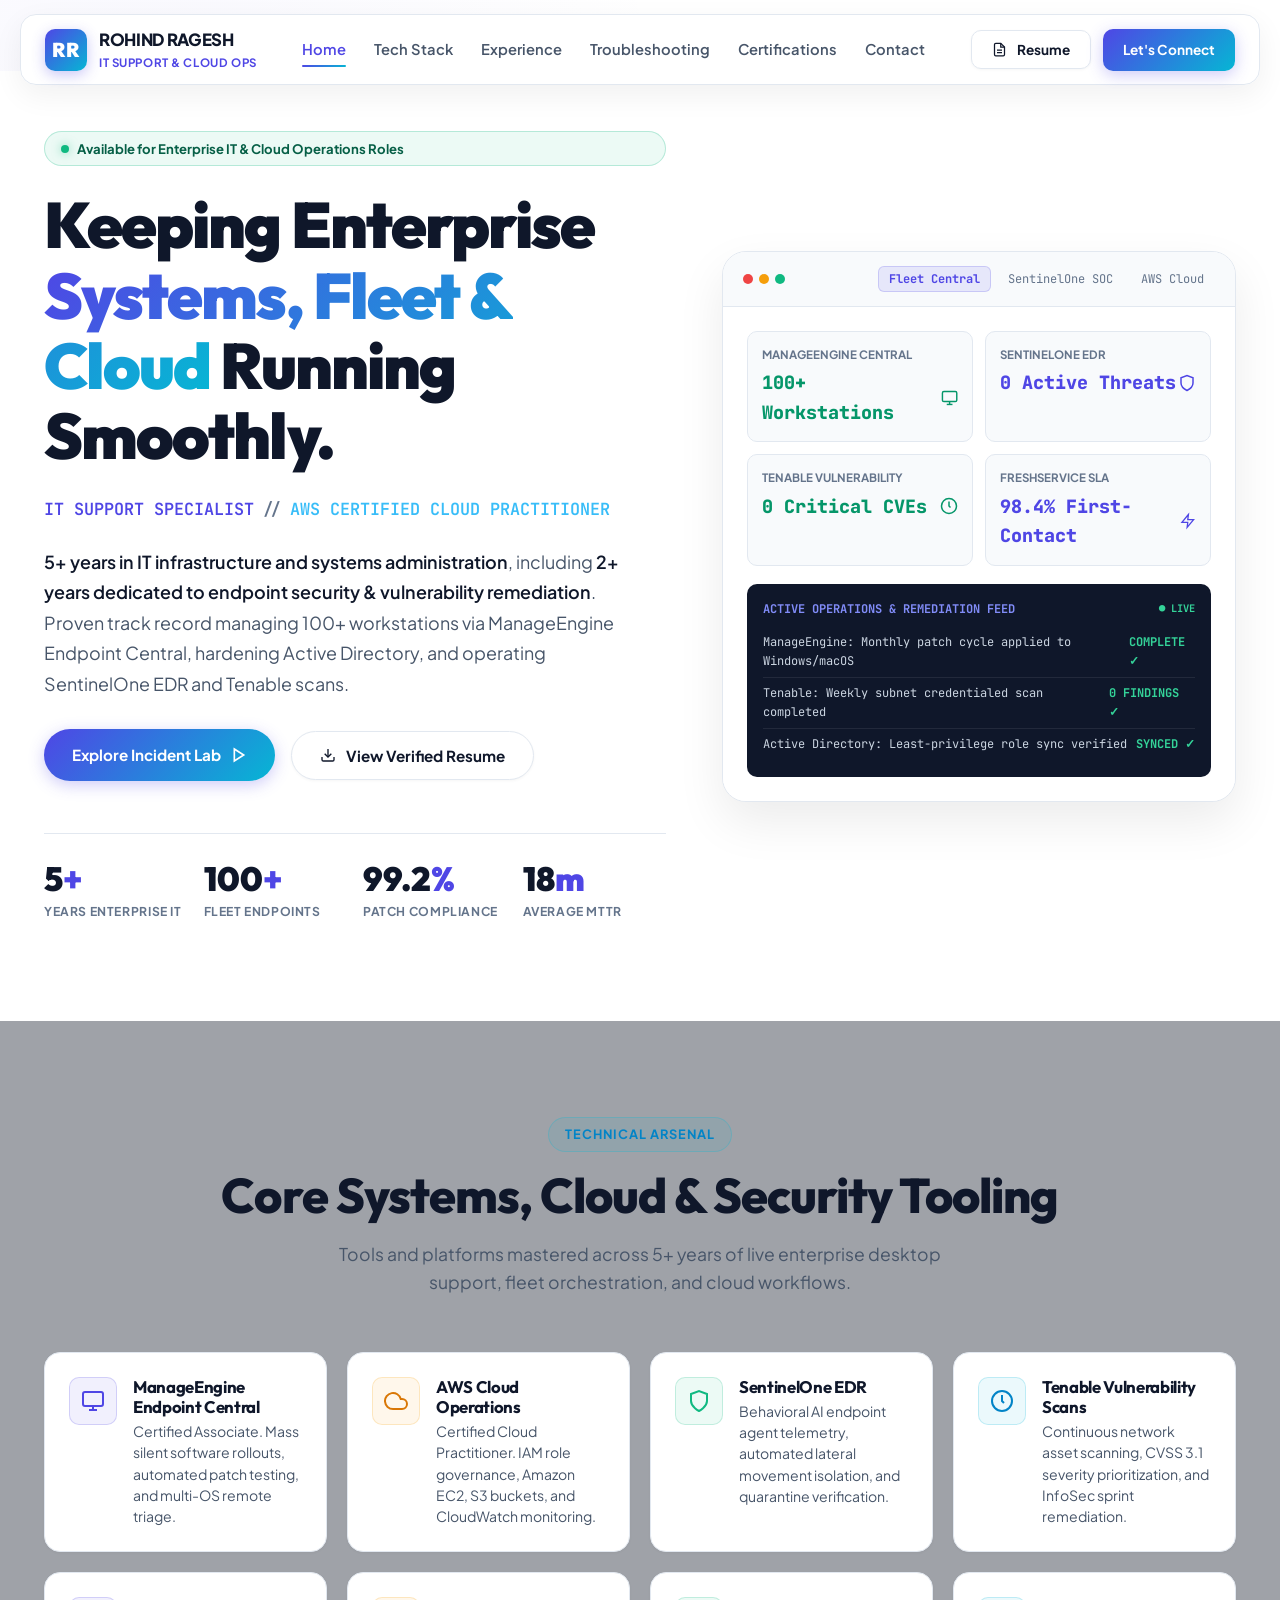
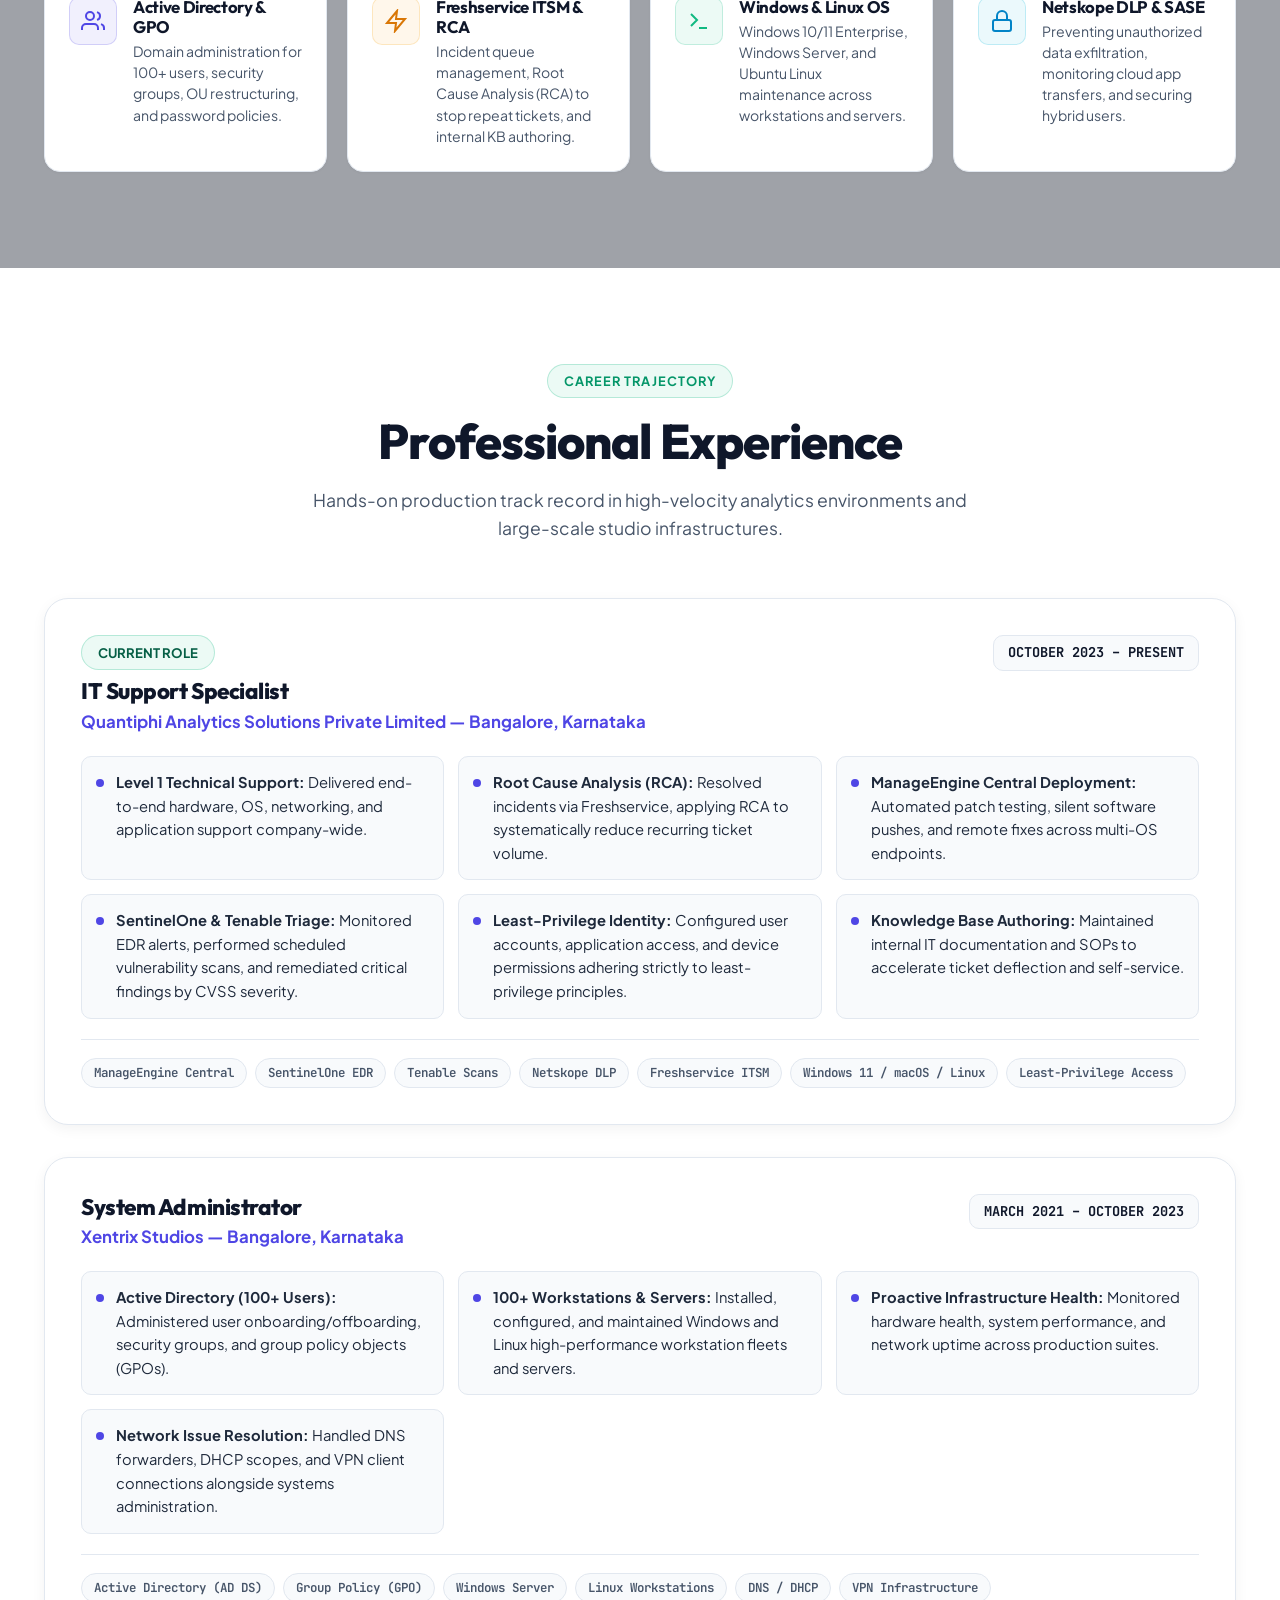
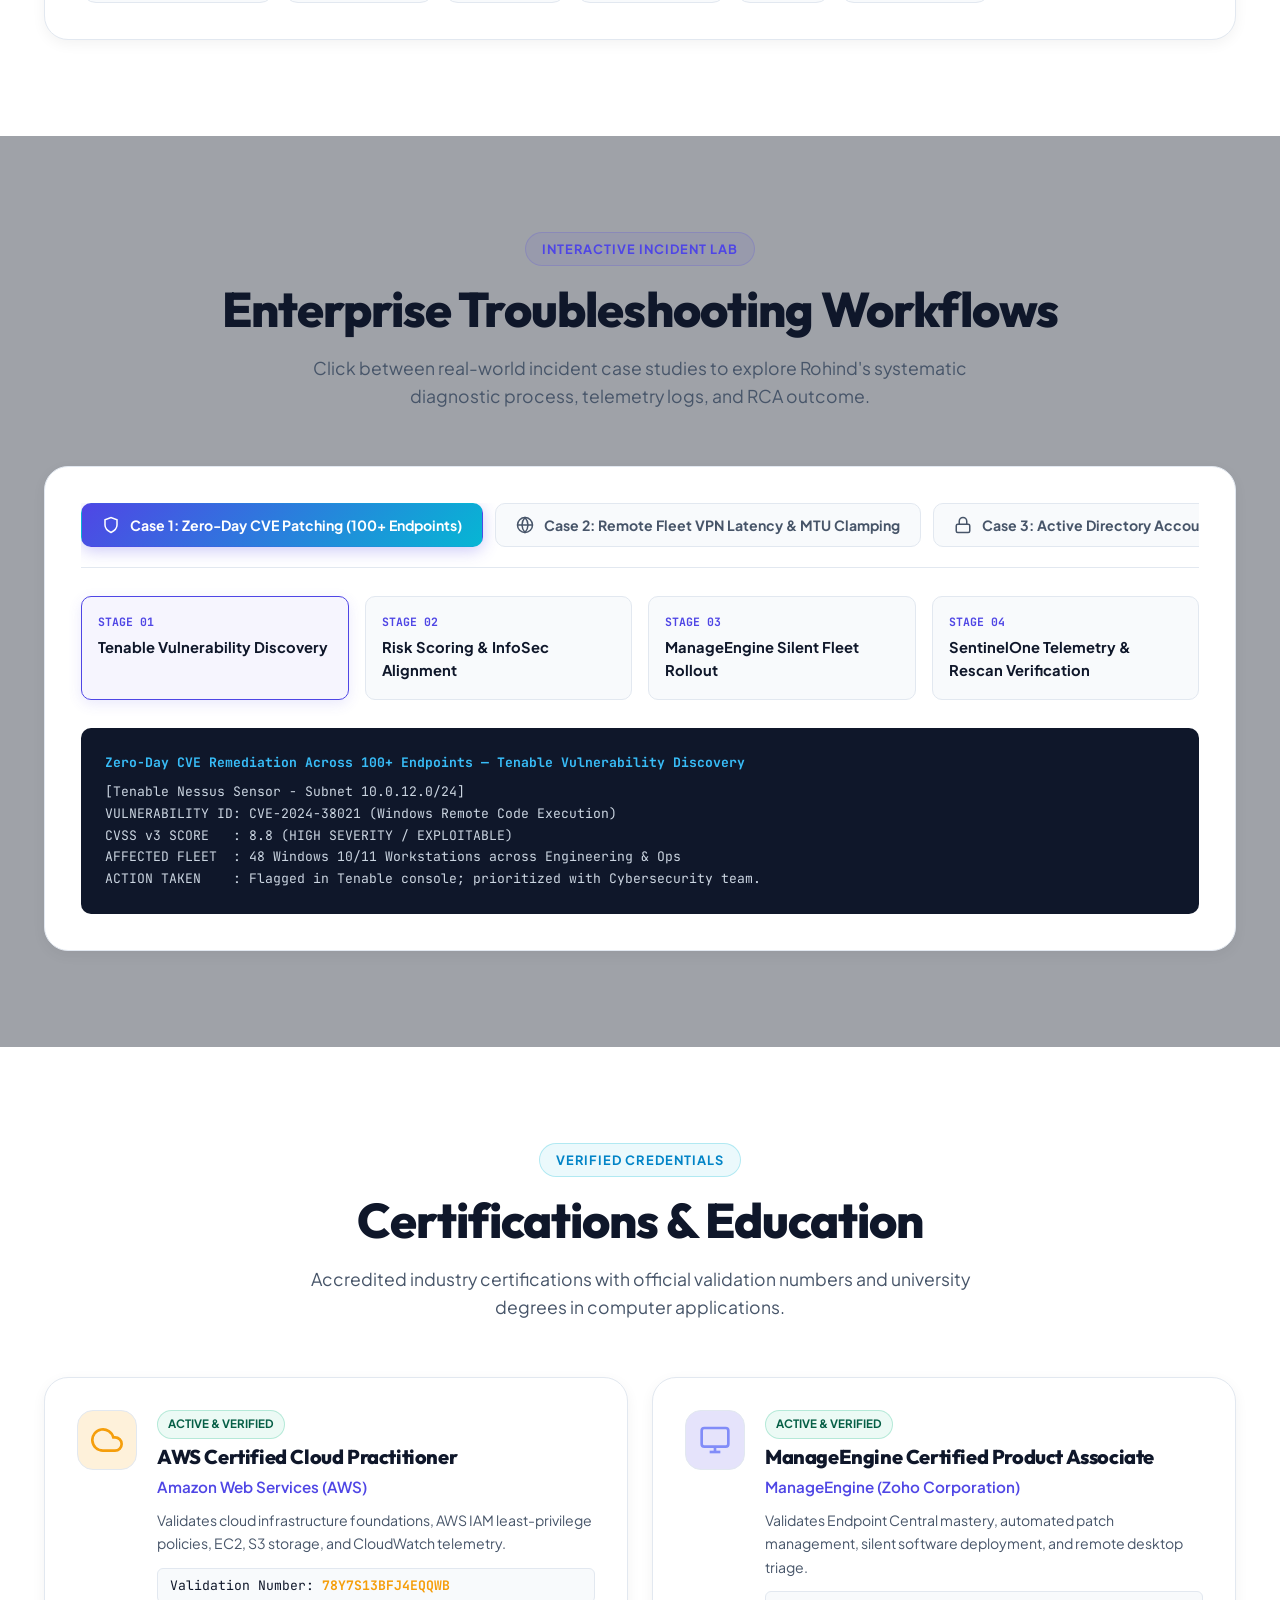
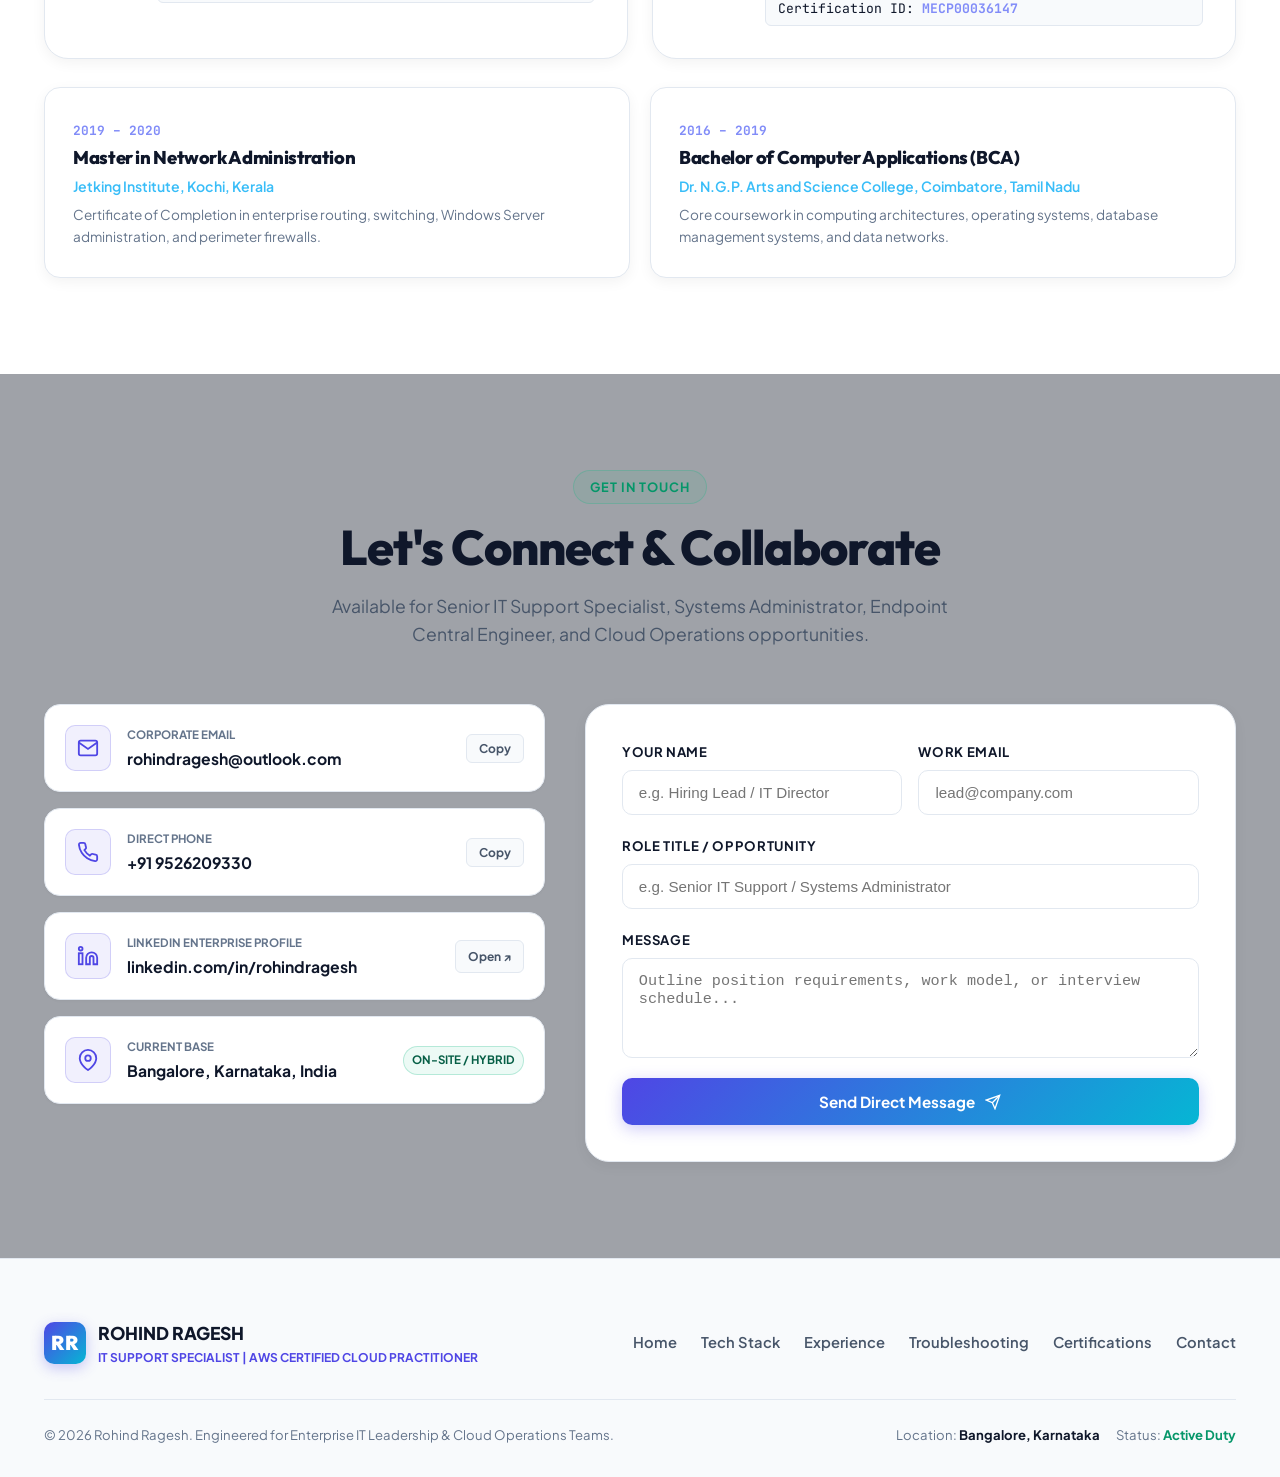
<file: index.html>
<!DOCTYPE html>
<html lang="en">
<head>
  <meta charset="UTF-8">
  <meta name="viewport" content="width=device-width, initial-scale=1.0">
  <title>Rohind Ragesh | IT Support Specialist & AWS Certified Cloud Practitioner</title>
  <meta name="description" content="Visual Interactive IT Support & Systems Engineering Portfolio for Rohind Ragesh. 5+ years experience in Active Directory, ManageEngine Endpoint Central, SentinelOne EDR, Tenable, and AWS Cloud.">
  <meta name="author" content="Rohind Ragesh">

  <!-- Core Stylesheet -->
  <link rel="stylesheet" href="styles.css">

  <!-- Favicon -->
  <link rel="icon" type="image/svg+xml" href="data:image/svg+xml,<svg xmlns='http://www.w3.org/2000/svg' viewBox='0 0 100 100'><rect width='100' height='100' rx='20' fill='%234F46E5'/><text x='50%' y='65%' font-size='50' font-family='sans-serif' font-weight='900' fill='%23ffffff' text-anchor='middle'>RR</text></svg>">
</head>
<body>

  <!-- ==========================================================================
       STICKY FLOATING NAVIGATION BAR
       ========================================================================== -->
  <header class="site-nav">
    <div class="nav-inner">
      <a href="#home" class="brand-wrap" aria-label="Rohind Ragesh Portfolio Home">
        <div class="brand-badge">RR</div>
        <div class="brand-text">
          <span class="brand-name">ROHIND RAGESH</span>
          <span class="brand-sub">IT SUPPORT &amp; CLOUD OPS</span>
        </div>
      </a>

      <nav class="nav-menu" id="nav-menu" aria-label="Main Navigation">
        <a href="#home" class="nav-link active">Home</a>
        <a href="#tools" class="nav-link">Tech Stack</a>
        <a href="#experience" class="nav-link">Experience</a>
        <a href="#troubleshooting" class="nav-link">Troubleshooting</a>
        <a href="#certifications" class="nav-link">Certifications</a>
        <a href="#contact" class="nav-link">Contact</a>
        <div class="mobile-nav-cta">
          <button class="btn btn-secondary btn-open-resume" aria-label="Preview and download resume">
            <svg width="15" height="15" viewBox="0 0 24 24" fill="none" stroke="currentColor" stroke-width="2"><path d="M14 2H6a2 2 0 0 0-2 2v16a2 2 0 0 0 2 2h12a2 2 0 0 0 2-2V8z"></path><polyline points="14 2 14 8 20 8"></polyline><line x1="16" y1="13" x2="8" y2="13"></line><line x1="16" y1="17" x2="8" y2="17"></line></svg>
            View Verified Resume
          </button>
          <a href="#contact" class="btn btn-primary">Let's Connect</a>
        </div>
      </nav>

      <div class="nav-actions">
        <button class="btn btn-secondary btn-nav btn-open-resume" aria-label="Preview and download resume">
          <svg width="15" height="15" viewBox="0 0 24 24" fill="none" stroke="currentColor" stroke-width="2"><path d="M14 2H6a2 2 0 0 0-2 2v16a2 2 0 0 0 2 2h12a2 2 0 0 0 2-2V8z"></path><polyline points="14 2 14 8 20 8"></polyline><line x1="16" y1="13" x2="8" y2="13"></line><line x1="16" y1="17" x2="8" y2="17"></line></svg>
          Resume
        </button>
        <a href="#contact" class="btn btn-primary btn-nav">Let's Connect</a>
        <button class="mobile-toggle" aria-label="Toggle mobile menu" aria-expanded="false" id="mobile-toggle-btn">
          <svg class="icon-hamburger" width="24" height="24" viewBox="0 0 24 24" fill="none" stroke="currentColor" stroke-width="2"><line x1="3" y1="12" x2="21" y2="12"></line><line x1="3" y1="6" x2="21" y2="6"></line><line x1="3" y1="18" x2="21" y2="18"></line></svg>
          <svg class="icon-close" width="24" height="24" viewBox="0 0 24 24" fill="none" stroke="currentColor" stroke-width="2"><line x1="18" y1="6" x2="6" y2="18"></line><line x1="6" y1="6" x2="18" y2="18"></line></svg>
        </button>
      </div>
    </div>
  </header>
  <div class="mobile-nav-backdrop" id="nav-backdrop"></div>

  <!-- ==========================================================================
       HERO SECTION: ENTERPRISE COMMAND CENTER
       ========================================================================== -->
  <section id="home" class="hero-section">
    <div class="container">
      <div class="hero-grid">
        <!-- Left: Hero Headline & Action -->
        <div class="hero-left">
          <div class="status-pill">
            <span class="pulse-circle"></span>
            Available for Enterprise IT &amp; Cloud Operations Roles
          </div>

          <h1 class="hero-title">
            Keeping Enterprise <span class="gradient-word">Systems, Fleet &amp; Cloud</span> Running Smoothly.
          </h1>

          <div class="hero-subtitle">
            <span>IT SUPPORT SPECIALIST</span>
            <span style="color: var(--text-muted);">//</span>
            <span style="color: #38bdf8;">AWS CERTIFIED CLOUD PRACTITIONER</span>
          </div>

          <p class="hero-bio">
            <strong>5+ years in IT infrastructure and systems administration</strong>, including <strong>2+ years dedicated to endpoint security &amp; vulnerability remediation</strong>. Proven track record managing 100+ workstations via ManageEngine Endpoint Central, hardening Active Directory, and operating SentinelOne EDR and Tenable scans.
          </p>

          <div class="hero-btn-row">
            <a href="#troubleshooting" class="btn btn-primary btn-pill">
              Explore Incident Lab
              <svg width="16" height="16" viewBox="0 0 24 24" fill="none" stroke="currentColor" stroke-width="2.5"><polygon points="5 3 19 12 5 21 5 3"></polygon></svg>
            </a>
            <button class="btn btn-secondary btn-pill btn-open-resume">
              <svg width="16" height="16" viewBox="0 0 24 24" fill="none" stroke="currentColor" stroke-width="2"><path d="M21 15v4a2 2 0 0 1-2 2H5a2 2 0 0 1-2-2v-4"></path><polyline points="7 10 12 15 17 10"></polyline><line x1="12" y1="15" x2="12" y2="3"></line></svg>
              View Verified Resume
            </button>
          </div>

          <!-- Hero Quick Metrics Band -->
          <div class="hero-stats-band">
            <div class="hero-stat-box">
              <div class="hero-stat-num">5<span class="plus">+</span></div>
              <div class="hero-stat-lbl">Years Enterprise IT</div>
            </div>
            <div class="hero-stat-box">
              <div class="hero-stat-num">100<span class="plus">+</span></div>
              <div class="hero-stat-lbl">Fleet Endpoints</div>
            </div>
            <div class="hero-stat-box">
              <div class="hero-stat-num">99.2<span class="plus">%</span></div>
              <div class="hero-stat-lbl">Patch Compliance</div>
            </div>
            <div class="hero-stat-box">
              <div class="hero-stat-num">18<span class="plus">m</span></div>
              <div class="hero-stat-lbl">Average MTTR</div>
            </div>
          </div>
        </div>

        <!-- Right: Interactive Live Operations Dashboard Mockup -->
        <div class="hero-right">
          <div class="interactive-mockup">
            <div class="mockup-header">
              <div class="mockup-dots">
                <span class="dot-m r"></span>
                <span class="dot-m y"></span>
                <span class="dot-m g"></span>
              </div>
              <div class="mockup-tabs">
                <button class="m-tab-btn active" data-mock="fleet">Fleet Central</button>
                <button class="m-tab-btn" data-mock="soc">SentinelOne SOC</button>
                <button class="m-tab-btn" data-mock="cloud">AWS Cloud</button>
              </div>
            </div>

            <div class="mockup-body">
              <div class="mockup-tiles">
                <div class="m-tile">
                  <span class="m-tile-lbl">ManageEngine Central</span>
                  <div class="m-tile-val green">
                    <span id="m-fleet-val">100+ Workstations</span>
                    <svg width="18" height="18" viewBox="0 0 24 24" fill="none" stroke="currentColor" stroke-width="2"><rect x="2" y="3" width="20" height="14" rx="2" ry="2"></rect><line x1="8" y1="21" x2="16" y2="21"></line><line x1="12" y1="17" x2="12" y2="21"></line></svg>
                  </div>
                </div>

                <div class="m-tile">
                  <span class="m-tile-lbl">SentinelOne EDR</span>
                  <div class="m-tile-val cyan">
                    <span id="m-soc-val">0 Active Threats</span>
                    <svg width="18" height="18" viewBox="0 0 24 24" fill="none" stroke="currentColor" stroke-width="2"><path d="M12 22s8-4 8-10V5l-8-3-8 3v7c0 6 8 10 8 10z"></path></svg>
                  </div>
                </div>

                <div class="m-tile">
                  <span class="m-tile-lbl">Tenable Vulnerability</span>
                  <div class="m-tile-val green">
                    <span>0 Critical CVEs</span>
                    <svg width="18" height="18" viewBox="0 0 24 24" fill="none" stroke="currentColor" stroke-width="2"><circle cx="12" cy="12" r="10"></circle><polyline points="12 6 12 12 14 14"></polyline></svg>
                  </div>
                </div>

                <div class="m-tile">
                  <span class="m-tile-lbl">Freshservice SLA</span>
                  <div class="m-tile-val cyan">
                    <span>98.4% First-Contact</span>
                    <svg width="18" height="18" viewBox="0 0 24 24" fill="none" stroke="currentColor" stroke-width="2"><polygon points="13 2 3 14 12 14 11 22 21 10 12 10 13 2"></polygon></svg>
                  </div>
                </div>
              </div>

              <!-- Live Operations Feed -->
              <div class="mockup-feed">
                <div style="font-weight: 700; color: #818cf8; margin-bottom: 8px; display: flex; justify-content: space-between;">
                  <span>ACTIVE OPERATIONS &amp; REMEDIATION FEED</span>
                  <span style="font-size: 0.65rem; color: #34d399;">● LIVE</span>
                </div>
                <div class="mockup-feed-item">
                  <span class="feed-name">ManageEngine: Monthly patch cycle applied to Windows/macOS</span>
                  <span class="feed-status">COMPLETE ✓</span>
                </div>
                <div class="mockup-feed-item">
                  <span class="feed-name">Tenable: Weekly subnet credentialed scan completed</span>
                  <span class="feed-status">0 FINDINGS ✓</span>
                </div>
                <div class="mockup-feed-item">
                  <span class="feed-name">Active Directory: Least-privilege role sync verified</span>
                  <span class="feed-status">SYNCED ✓</span>
                </div>
              </div>
            </div>
          </div>
        </div>
      </div>
    </div>
  </section>

  <!-- ==========================================================================
       VISUAL TECH ARSENAL (Interactive Icon Cards)
       ========================================================================== -->
  <section id="tools" class="section" style="background: rgba(17, 24, 39, 0.4);">
    <div class="container">
      <div class="section-header">
        <span class="badge-tag cyan">TECHNICAL ARSENAL</span>
        <h2 class="section-title">Core Systems, Cloud &amp; Security Tooling</h2>
        <p class="section-desc">
          Tools and platforms mastered across 5+ years of live enterprise desktop support, fleet orchestration, and cloud workflows.
        </p>
      </div>

      <div class="tech-grid">
        <!-- ManageEngine -->
        <div class="tech-card">
          <div class="tech-icon-box">
            <svg width="24" height="24" viewBox="0 0 24 24" fill="none" stroke="currentColor" stroke-width="2"><rect x="2" y="3" width="20" height="14" rx="2" ry="2"></rect><line x1="8" y1="21" x2="16" y2="21"></line><line x1="12" y1="17" x2="12" y2="21"></line></svg>
          </div>
          <div class="tech-card-content">
            <h3 class="tech-card-title">ManageEngine Endpoint Central</h3>
            <p class="tech-card-desc">Certified Associate. Mass silent software rollouts, automated patch testing, and multi-OS remote triage.</p>
          </div>
        </div>

        <!-- AWS Cloud -->
        <div class="tech-card">
          <div class="tech-icon-box amber">
            <svg width="24" height="24" viewBox="0 0 24 24" fill="none" stroke="currentColor" stroke-width="2"><path d="M18 10h-1.26A8 8 0 1 0 9 20h9a5 5 0 0 0 0-10z"></path></svg>
          </div>
          <div class="tech-card-content">
            <h3 class="tech-card-title">AWS Cloud Operations</h3>
            <p class="tech-card-desc">Certified Cloud Practitioner. IAM role governance, Amazon EC2, S3 buckets, and CloudWatch monitoring.</p>
          </div>
        </div>

        <!-- SentinelOne -->
        <div class="tech-card">
          <div class="tech-icon-box green">
            <svg width="24" height="24" viewBox="0 0 24 24" fill="none" stroke="currentColor" stroke-width="2"><path d="M12 22s8-4 8-10V5l-8-3-8 3v7c0 6 8 10 8 10z"></path></svg>
          </div>
          <div class="tech-card-content">
            <h3 class="tech-card-title">SentinelOne EDR</h3>
            <p class="tech-card-desc">Behavioral AI endpoint agent telemetry, automated lateral movement isolation, and quarantine verification.</p>
          </div>
        </div>

        <!-- Tenable -->
        <div class="tech-card">
          <div class="tech-icon-box cyan">
            <svg width="24" height="24" viewBox="0 0 24 24" fill="none" stroke="currentColor" stroke-width="2"><circle cx="12" cy="12" r="10"></circle><polyline points="12 6 12 12 14 14"></polyline></svg>
          </div>
          <div class="tech-card-content">
            <h3 class="tech-card-title">Tenable Vulnerability Scans</h3>
            <p class="tech-card-desc">Continuous network asset scanning, CVSS 3.1 severity prioritization, and InfoSec sprint remediation.</p>
          </div>
        </div>

        <!-- Active Directory -->
        <div class="tech-card">
          <div class="tech-icon-box">
            <svg width="24" height="24" viewBox="0 0 24 24" fill="none" stroke="currentColor" stroke-width="2"><path d="M17 21v-2a4 4 0 0 0-4-4H5a4 4 0 0 0-4 4v2"></path><circle cx="9" cy="7" r="4"></circle><path d="M23 21v-2a4 4 0 0 0-3-3.87"></path><path d="M16 3.13a4 4 0 0 1 0 7.75"></path></svg>
          </div>
          <div class="tech-card-content">
            <h3 class="tech-card-title">Active Directory &amp; GPO</h3>
            <p class="tech-card-desc">Domain administration for 100+ users, security groups, OU restructuring, and password policies.</p>
          </div>
        </div>

        <!-- Freshservice -->
        <div class="tech-card">
          <div class="tech-icon-box amber">
            <svg width="24" height="24" viewBox="0 0 24 24" fill="none" stroke="currentColor" stroke-width="2"><polygon points="13 2 3 14 12 14 11 22 21 10 12 10 13 2"></polygon></svg>
          </div>
          <div class="tech-card-content">
            <h3 class="tech-card-title">Freshservice ITSM &amp; RCA</h3>
            <p class="tech-card-desc">Incident queue management, Root Cause Analysis (RCA) to stop repeat tickets, and internal KB authoring.</p>
          </div>
        </div>

        <!-- Windows & Linux -->
        <div class="tech-card">
          <div class="tech-icon-box green">
            <svg width="24" height="24" viewBox="0 0 24 24" fill="none" stroke="currentColor" stroke-width="2"><polyline points="4 17 10 11 4 5"></polyline><line x1="12" y1="19" x2="20" y2="19"></line></svg>
          </div>
          <div class="tech-card-content">
            <h3 class="tech-card-title">Windows &amp; Linux OS</h3>
            <p class="tech-card-desc">Windows 10/11 Enterprise, Windows Server, and Ubuntu Linux maintenance across workstations and servers.</p>
          </div>
        </div>

        <!-- Netskope DLP -->
        <div class="tech-card">
          <div class="tech-icon-box cyan">
            <svg width="24" height="24" viewBox="0 0 24 24" fill="none" stroke="currentColor" stroke-width="2"><rect x="3" y="11" width="18" height="11" rx="2" ry="2"></rect><path d="M7 11V7a5 5 0 0 1 10 0v4"></path></svg>
          </div>
          <div class="tech-card-content">
            <h3 class="tech-card-title">Netskope DLP &amp; SASE</h3>
            <p class="tech-card-desc">Preventing unauthorized data exfiltration, monitoring cloud app transfers, and securing hybrid users.</p>
          </div>
        </div>
      </div>
    </div>
  </section>

  <!-- ==========================================================================
       WORK EXPERIENCE: VERIFIED DATES & ACCOMPLISHMENTS
       ========================================================================== -->
  <section id="experience" class="section">
    <div class="container">
      <div class="section-header">
        <span class="badge-tag green">CAREER TRAJECTORY</span>
        <h2 class="section-title">Professional Experience</h2>
        <p class="section-desc">
          Hands-on production track record in high-velocity analytics environments and large-scale studio infrastructures.
        </p>
      </div>

      <div class="experience-wrap">
        <!-- Quantiphi -->
        <div class="exp-block">
          <div class="exp-header">
            <div>
              <span class="status-pill" style="margin-bottom: 8px;">CURRENT ROLE</span>
              <h3 class="exp-role-title">IT Support Specialist</h3>
              <div class="exp-company-name">Quantiphi Analytics Solutions Private Limited — Bangalore, Karnataka</div>
            </div>
            <div class="exp-time-badge">OCTOBER 2023 – PRESENT</div>
          </div>

          <div class="exp-highlights-list">
            <div class="exp-item">
              <span class="exp-bullet-dot"></span>
              <div><strong>Level 1 Technical Support:</strong> Delivered end-to-end hardware, OS, networking, and application support company-wide.</div>
            </div>
            <div class="exp-item">
              <span class="exp-bullet-dot"></span>
              <div><strong>Root Cause Analysis (RCA):</strong> Resolved incidents via Freshservice, applying RCA to systematically reduce recurring ticket volume.</div>
            </div>
            <div class="exp-item">
              <span class="exp-bullet-dot"></span>
              <div><strong>ManageEngine Central Deployment:</strong> Automated patch testing, silent software pushes, and remote fixes across multi-OS endpoints.</div>
            </div>
            <div class="exp-item">
              <span class="exp-bullet-dot"></span>
              <div><strong>SentinelOne &amp; Tenable Triage:</strong> Monitored EDR alerts, performed scheduled vulnerability scans, and remediated critical findings by CVSS severity.</div>
            </div>
            <div class="exp-item">
              <span class="exp-bullet-dot"></span>
              <div><strong>Least-Privilege Identity:</strong> Configured user accounts, application access, and device permissions adhering strictly to least-privilege principles.</div>
            </div>
            <div class="exp-item">
              <span class="exp-bullet-dot"></span>
              <div><strong>Knowledge Base Authoring:</strong> Maintained internal IT documentation and SOPs to accelerate ticket deflection and self-service.</div>
            </div>
          </div>

          <div class="exp-tags-row">
            <span class="exp-tag">ManageEngine Central</span>
            <span class="exp-tag">SentinelOne EDR</span>
            <span class="exp-tag">Tenable Scans</span>
            <span class="exp-tag">Netskope DLP</span>
            <span class="exp-tag">Freshservice ITSM</span>
            <span class="exp-tag">Windows 11 / macOS / Linux</span>
            <span class="exp-tag">Least-Privilege Access</span>
          </div>
        </div>

        <!-- Xentrix Studios -->
        <div class="exp-block">
          <div class="exp-header">
            <div>
              <h3 class="exp-role-title">System Administrator</h3>
              <div class="exp-company-name">Xentrix Studios — Bangalore, Karnataka</div>
            </div>
            <div class="exp-time-badge">MARCH 2021 – OCTOBER 2023</div>
          </div>

          <div class="exp-highlights-list">
            <div class="exp-item">
              <span class="exp-bullet-dot"></span>
              <div><strong>Active Directory (100+ Users):</strong> Administered user onboarding/offboarding, security groups, and group policy objects (GPOs).</div>
            </div>
            <div class="exp-item">
              <span class="exp-bullet-dot"></span>
              <div><strong>100+ Workstations &amp; Servers:</strong> Installed, configured, and maintained Windows and Linux high-performance workstation fleets and servers.</div>
            </div>
            <div class="exp-item">
              <span class="exp-bullet-dot"></span>
              <div><strong>Proactive Infrastructure Health:</strong> Monitored hardware health, system performance, and network uptime across production suites.</div>
            </div>
            <div class="exp-item">
              <span class="exp-bullet-dot"></span>
              <div><strong>Network Issue Resolution:</strong> Handled DNS forwarders, DHCP scopes, and VPN client connections alongside systems administration.</div>
            </div>
          </div>

          <div class="exp-tags-row">
            <span class="exp-tag">Active Directory (AD DS)</span>
            <span class="exp-tag">Group Policy (GPO)</span>
            <span class="exp-tag">Windows Server</span>
            <span class="exp-tag">Linux Workstations</span>
            <span class="exp-tag">DNS / DHCP</span>
            <span class="exp-tag">VPN Infrastructure</span>
          </div>
        </div>
      </div>
    </div>
  </section>

  <!-- ==========================================================================
       INTERACTIVE INCIDENT SIMULATOR
       ========================================================================== -->
  <section id="troubleshooting" class="section" style="background: rgba(17, 24, 39, 0.4);">
    <div class="container">
      <div class="section-header">
        <span class="badge-tag">INTERACTIVE INCIDENT LAB</span>
        <h2 class="section-title">Enterprise Troubleshooting Workflows</h2>
        <p class="section-desc">
          Click between real-world incident case studies to explore Rohind's systematic diagnostic process, telemetry logs, and RCA outcome.
        </p>
      </div>

      <div class="troubleshoot-container">
        <!-- Scenario Tabs -->
        <div class="scenario-tabs">
          <button class="s-tab active" data-scenario="cve">
            <svg width="18" height="18" viewBox="0 0 24 24" fill="none" stroke="currentColor" stroke-width="2"><path d="M12 22s8-4 8-10V5l-8-3-8 3v7c0 6 8 10 8 10z"></path></svg>
            Case 1: Zero-Day CVE Patching (100+ Endpoints)
          </button>
          <button class="s-tab" data-scenario="vpn">
            <svg width="18" height="18" viewBox="0 0 24 24" fill="none" stroke="currentColor" stroke-width="2"><circle cx="12" cy="12" r="10"></circle><line x1="2" y1="12" x2="22" y2="12"></line><path d="M12 2a15.3 15.3 0 0 1 4 10 15.3 15.3 0 0 1-4 10 15.3 15.3 0 0 1-4-10 15.3 15.3 0 0 1 4-10z"></path></svg>
            Case 2: Remote Fleet VPN Latency &amp; MTU Clamping
          </button>
          <button class="s-tab" data-scenario="ad">
            <svg width="18" height="18" viewBox="0 0 24 24" fill="none" stroke="currentColor" stroke-width="2"><rect x="3" y="11" width="18" height="11" rx="2" ry="2"></rect><path d="M7 11V7a5 5 0 0 1 10 0v4"></path></svg>
            Case 3: Active Directory Account Lockout Storm (Event 4740)
          </button>
        </div>

        <!-- 4 Step Pipeline -->
        <div id="workflow-steps" class="workflow-pipeline">
          <!-- Rendered dynamically by app.js -->
        </div>

        <!-- Terminal Log View -->
        <div class="terminal-log-view">
          <div style="color: #38bdf8; font-weight: 700; margin-bottom: 8px;" id="wf-log-title">
            Loading Incident Telemetry...
          </div>
          <pre id="wf-log-content" style="white-space: pre-wrap; font-family: var(--font-mono);"></pre>
        </div>
      </div>
    </div>
  </section>

  <!-- ==========================================================================
       VERIFIED CERTIFICATIONS & FORMAL EDUCATION
       ========================================================================== -->
  <section id="certifications" class="section">
    <div class="container">
      <div class="section-header">
        <span class="badge-tag cyan">VERIFIED CREDENTIALS</span>
        <h2 class="section-title">Certifications &amp; Education</h2>
        <p class="section-desc">
          Accredited industry certifications with official validation numbers and university degrees in computer applications.
        </p>
      </div>

      <div class="certs-grid">
        <!-- AWS -->
        <div class="cert-box">
          <div class="cert-logo-box" style="background: rgba(245, 158, 11, 0.15); color: #f59e0b;">
            <svg width="32" height="32" viewBox="0 0 24 24" fill="none" stroke="currentColor" stroke-width="2"><path d="M18 10h-1.26A8 8 0 1 0 9 20h9a5 5 0 0 0 0-10z"></path></svg>
          </div>
          <div class="cert-info">
            <span class="status-pill" style="align-self: flex-start; padding: 4px 10px; font-size: 0.72rem;">ACTIVE &amp; VERIFIED</span>
            <h3 class="cert-title">AWS Certified Cloud Practitioner</h3>
            <span class="cert-issuer">Amazon Web Services (AWS)</span>
            <p style="font-size: 0.88rem; color: var(--text-secondary); margin-top: 4px;">
              Validates cloud infrastructure foundations, AWS IAM least-privilege policies, EC2, S3 storage, and CloudWatch telemetry.
            </p>
            <div class="cert-code-tag">
              Validation Number: <strong style="color: #f59e0b;">78Y7S13BFJ4EQQWB</strong>
            </div>
          </div>
        </div>

        <!-- ManageEngine -->
        <div class="cert-box">
          <div class="cert-logo-box" style="background: rgba(79, 70, 229, 0.15); color: #818cf8;">
            <svg width="32" height="32" viewBox="0 0 24 24" fill="none" stroke="currentColor" stroke-width="2"><rect x="2" y="3" width="20" height="14" rx="2" ry="2"></rect><line x1="8" y1="21" x2="16" y2="21"></line><line x1="12" y1="17" x2="12" y2="21"></line></svg>
          </div>
          <div class="cert-info">
            <span class="status-pill" style="align-self: flex-start; padding: 4px 10px; font-size: 0.72rem;">ACTIVE &amp; VERIFIED</span>
            <h3 class="cert-title">ManageEngine Certified Product Associate</h3>
            <span class="cert-issuer">ManageEngine (Zoho Corporation)</span>
            <p style="font-size: 0.88rem; color: var(--text-secondary); margin-top: 4px;">
              Validates Endpoint Central mastery, automated patch management, silent software deployment, and remote desktop triage.
            </p>
            <div class="cert-code-tag">
              Certification ID: <strong style="color: #818cf8;">MECP00036147</strong>
            </div>
          </div>
        </div>
      </div>

      <!-- Formal Education -->
      <div class="education-grid">
        <div class="card-glass" style="padding: 28px;">
          <span style="font-family: var(--font-mono); font-size: 0.8rem; font-weight: 700; color: #818cf8;">2019 – 2020</span>
          <h4 style="font-size: 1.15rem; font-weight: 800; color: var(--text-white); margin: 6px 0;">Master in Network Administration</h4>
          <div style="color: #38bdf8; font-size: 0.88rem; font-weight: 600;">Jetking Institute, Kochi, Kerala</div>
          <p style="font-size: 0.85rem; color: var(--text-muted); margin-top: 6px;">Certificate of Completion in enterprise routing, switching, Windows Server administration, and perimeter firewalls.</p>
        </div>

        <div class="card-glass" style="padding: 28px;">
          <span style="font-family: var(--font-mono); font-size: 0.8rem; font-weight: 700; color: #818cf8;">2016 – 2019</span>
          <h4 style="font-size: 1.15rem; font-weight: 800; color: var(--text-white); margin: 6px 0;">Bachelor of Computer Applications (BCA)</h4>
          <div style="color: #38bdf8; font-size: 0.88rem; font-weight: 600;">Dr. N.G.P. Arts and Science College, Coimbatore, Tamil Nadu</div>
          <p style="font-size: 0.85rem; color: var(--text-muted); margin-top: 6px;">Core coursework in computing architectures, operating systems, database management systems, and data networks.</p>
        </div>
      </div>
    </div>
  </section>

  <!-- ==========================================================================
       CONTACT SECTION ("Let's Connect")
       ========================================================================== -->
  <section id="contact" class="section" style="background: rgba(17, 24, 39, 0.4);">
    <div class="container">
      <div class="section-header">
        <span class="badge-tag green">GET IN TOUCH</span>
        <h2 class="section-title">Let's Connect &amp; Collaborate</h2>
        <p class="section-desc">
          Available for Senior IT Support Specialist, Systems Administrator, Endpoint Central Engineer, and Cloud Operations opportunities.
        </p>
      </div>

      <div class="contact-grid">
        <!-- Direct Contact Cards -->
        <div class="contact-card-list">
          <div class="contact-card">
            <div class="contact-icon-box">
              <svg width="22" height="22" viewBox="0 0 24 24" fill="none" stroke="currentColor" stroke-width="2"><path d="M4 4h16c1.1 0 2 .9 2 2v12c0 1.1-.9 2-2 2H4c-1.1 0-2-.9-2-2V6c0-1.1.9-2 2-2z"></path><polyline points="22,6 12,13 2,6"></polyline></svg>
            </div>
            <div class="contact-data">
              <span class="contact-label">Corporate Email</span>
              <a href="mailto:rohindragesh@outlook.com" class="contact-val">rohindragesh@outlook.com</a>
            </div>
            <button class="btn-copy-chip" data-copy="rohindragesh@outlook.com">Copy</button>
          </div>

          <div class="contact-card">
            <div class="contact-icon-box">
              <svg width="22" height="22" viewBox="0 0 24 24" fill="none" stroke="currentColor" stroke-width="2"><path d="M22 16.92v3a2 2 0 0 1-2.18 2 19.79 19.79 0 0 1-8.63-3.07 19.5 19.5 0 0 1-6-6 19.79 19.79 0 0 1-3.07-8.67A2 2 0 0 1 4.11 2h3a2 2 0 0 1 2 1.72 12.84 12.84 0 0 0 .7 2.81 2 2 0 0 1-.45 2.11L8.09 9.91a16 16 0 0 0 6 6l1.27-1.27a2 2 0 0 1 2.11-.45 12.84 12.84 0 0 0 2.81.7A2 2 0 0 1 22 16.92z"></path></svg>
            </div>
            <div class="contact-data">
              <span class="contact-label">Direct Phone</span>
              <a href="tel:+919526209330" class="contact-val">+91 9526209330</a>
            </div>
            <button class="btn-copy-chip" data-copy="+919526209330">Copy</button>
          </div>

          <div class="contact-card">
            <div class="contact-icon-box">
              <svg width="22" height="22" viewBox="0 0 24 24" fill="none" stroke="currentColor" stroke-width="2"><path d="M16 8a6 6 0 0 1 6 6v7h-4v-7a2 2 0 0 0-2-2 2 2 0 0 0-2 2v7h-4v-7a6 6 0 0 1 6-6z"></path><rect x="2" y="9" width="4" height="12"></rect><circle cx="4" cy="4" r="2"></circle></svg>
            </div>
            <div class="contact-data">
              <span class="contact-label">LinkedIn Enterprise Profile</span>
              <a href="https://linkedin.com/in/rohindragesh" target="_blank" rel="noopener noreferrer" class="contact-val">linkedin.com/in/rohindragesh</a>
            </div>
            <a href="https://linkedin.com/in/rohindragesh" target="_blank" rel="noopener noreferrer" class="btn-copy-chip">Open ↗</a>
          </div>

          <div class="contact-card">
            <div class="contact-icon-box">
              <svg width="22" height="22" viewBox="0 0 24 24" fill="none" stroke="currentColor" stroke-width="2"><path d="M21 10c0 7-9 13-9 13s-9-6-9-13a9 9 0 0 1 18 0z"></path><circle cx="12" cy="10" r="3"></circle></svg>
            </div>
            <div class="contact-data">
              <span class="contact-label">Current Base</span>
              <span class="contact-val">Bangalore, Karnataka, India</span>
            </div>
            <span class="status-pill" style="padding: 4px 8px; font-size: 0.72rem;">ON-SITE / HYBRID</span>
          </div>
        </div>

        <!-- Contact / Dispatch Form -->
        <div class="contact-form-box">
          <form id="contact-form">
            <div class="form-row">
              <div class="form-group">
                <label for="contact-name" class="form-label">Your Name</label>
                <input type="text" id="contact-name" class="form-input" placeholder="e.g. Hiring Lead / IT Director" required>
              </div>
              <div class="form-group">
                <label for="contact-email" class="form-label">Work Email</label>
                <input type="email" id="contact-email" class="form-input" placeholder="lead@company.com" required>
              </div>
            </div>

            <div class="form-group">
              <label for="contact-subject" class="form-label">Role Title / Opportunity</label>
              <input type="text" id="contact-subject" class="form-input" placeholder="e.g. Senior IT Support / Systems Administrator" required>
            </div>

            <div class="form-group">
              <label for="contact-msg" class="form-label">Message</label>
              <textarea id="contact-msg" class="form-input" rows="4" placeholder="Outline position requirements, work model, or interview schedule..." required></textarea>
            </div>

            <button type="submit" class="btn btn-primary" style="width: 100%;">
              Send Direct Message
              <svg width="16" height="16" viewBox="0 0 24 24" fill="none" stroke="currentColor" stroke-width="2"><line x1="22" y1="2" x2="11" y2="13"></line><polygon points="22 2 15 22 11 13 2 9 22 2"></polygon></svg>
            </button>
          </form>
        </div>
      </div>
    </div>
  </section>

  <!-- ==========================================================================
       RESUME MODAL
       ========================================================================== -->
  <div id="resume-modal" class="modal-overlay" role="dialog" aria-modal="true" aria-labelledby="resume-title">
    <div class="modal-card">
      <div class="modal-header">
        <h3 id="resume-title" style="font-size: 1.1rem; font-weight: 800; color: var(--text-dark);">
          ROHIND RAGESH - OFFICIAL EXECUTIVE RESUME
        </h3>
        <div class="modal-header-actions" style="display: flex; gap: 10px; align-items: center;">
          <a href="resume.html" target="_blank" class="btn btn-secondary" style="padding: 6px 14px; font-size: 0.8rem;">
            Open Standalone Tab ↗
          </a>
          <button id="modal-close-btn" class="btn-copy-chip" style="font-size: 1.2rem; padding: 4px 10px;" aria-label="Close modal">✕</button>
        </div>
      </div>

      <div class="modal-body" style="font-size: 0.92rem; color: var(--text-primary); line-height: 1.65;">
        <div style="border-bottom: 2px solid var(--primary); padding-bottom: 14px; margin-bottom: 20px;">
          <h1 style="font-size: 1.9rem; font-weight: 900; color: var(--text-dark);">ROHIND RAGESH</h1>
          <div style="font-size: 1rem; color: #0284c7; font-weight: 700; margin-top: 2px;">
            IT Support Specialist | AWS Certified Cloud Practitioner
          </div>
          <div style="font-family: var(--font-mono); font-size: 0.82rem; color: var(--text-muted); margin-top: 6px;">
            rohindragesh@outlook.com | +91 9526209330 | linkedin.com/in/rohindragesh | Bangalore, Karnataka
          </div>
        </div>

        <div style="margin-bottom: 18px;">
          <h4 style="font-size: 0.85rem; font-weight: 800; color: var(--primary); text-transform: uppercase; margin-bottom: 6px;">PROFILE</h4>
          <p style="color: var(--text-secondary);">
            IT Support Specialist with 5+ years in IT infrastructure and systems administration, including 2+ years focused on endpoint security and vulnerability management, building toward a career in cloud operations. AWS Certified Cloud Practitioner with hands-on experience across Windows/Linux administration, Active Directory, and security tooling (SentinelOne, Tenable, Netskope). Comfortable operating at the intersection of on-prem support and cloud-native workflows, with a track record of reducing resolution times and repeat incidents.
          </p>
        </div>

        <div style="margin-bottom: 18px;">
          <h4 style="font-size: 0.85rem; font-weight: 800; color: var(--primary); text-transform: uppercase; margin-bottom: 6px;">TECHNICAL SKILLS</h4>
          <ul style="list-style: disc; padding-left: 20px; font-size: 0.88rem; color: var(--text-secondary); display: flex; flex-direction: column; gap: 4px;">
            <li><strong>Systems Administration:</strong> Windows, Linux, and macOS Administration, Active Directory, Microsoft 365, Endpoint Management (ManageEngine Endpoint Central)</li>
            <li><strong>Security &amp; Compliance:</strong> SentinelOne EDR, Tenable Vulnerability Management, Netskope DLP</li>
            <li><strong>Cloud:</strong> AWS Cloud Fundamentals (AWS Certified Cloud Practitioner)</li>
            <li><strong>IT Service Management &amp; Support:</strong> Freshservice, Root Cause Analysis (RCA), Incident Resolution, networking fundamentals (DNS, DHCP, VPN)</li>
          </ul>
        </div>

        <div style="margin-bottom: 18px;">
          <h4 style="font-size: 0.85rem; font-weight: 800; color: var(--primary); text-transform: uppercase; margin-bottom: 8px;">WORK EXPERIENCE</h4>
          <div style="margin-bottom: 14px;">
            <div style="display: flex; justify-content: space-between; font-weight: 800; color: var(--text-dark); flex-wrap: wrap; gap: 4px;">
              <span>Quantiphi Analytics Solutions Private Limited</span>
              <span style="font-family: var(--font-mono); font-size: 0.8rem; color: var(--primary);">October 2023 – Present</span>
            </div>
            <div style="color: #0284c7; font-size: 0.85rem; font-weight: 700;">IT Support Specialist — Bangalore, Karnataka</div>
            <ul style="list-style: disc; padding-left: 20px; font-size: 0.86rem; color: var(--text-secondary); margin-top: 4px; display: flex; flex-direction: column; gap: 3px;">
              <li>Provide Level 1 technical support across hardware, software, networking, and applications for end users company-wide</li>
              <li>Resolve incidents via Freshservice, applying root cause analysis (RCA) to reduce recurring ticket volume</li>
              <li>Deploy software, patches, and remote fixes across endpoints using ManageEngine Endpoint Central</li>
              <li>Administer SentinelOne EDR, Tenable vulnerability scans, and Netskope DLP to support enterprise security posture</li>
              <li>Identify and remediate vulnerabilities alongside the Cybersecurity team, prioritizing findings by risk severity</li>
              <li>Configure user accounts, application access, and device permissions in line with least-privilege principles</li>
              <li>Maintain internal knowledge base articles and support documentation to reduce repeat-question tickets</li>
            </ul>
          </div>

          <div>
            <div style="display: flex; justify-content: space-between; font-weight: 800; color: var(--text-dark); flex-wrap: wrap; gap: 4px;">
              <span>Xentrix Studios</span>
              <span style="font-family: var(--font-mono); font-size: 0.8rem; color: var(--primary);">March 2021 – October 2023</span>
            </div>
            <div style="color: #0284c7; font-size: 0.85rem; font-weight: 700;">System Administrator — Bangalore, Karnataka</div>
            <ul style="list-style: disc; padding-left: 20px; font-size: 0.86rem; color: var(--text-secondary); margin-top: 4px; display: flex; flex-direction: column; gap: 3px;">
              <li>Administered Active Directory for 100+ users, managing accounts, groups, and access permissions</li>
              <li>Installed, configured, and maintained Windows/Linux systems and software across 100+ workstations and servers</li>
              <li>Monitored system security, performance, and network connectivity, proactively flagging and resolving issues</li>
              <li>Assisted with occasional network-related issues (DNS, DHCP, VPN) alongside primary OS and systems administration work</li>
              <li>Supported software deployment, upgrades, and third-party application troubleshooting</li>
            </ul>
          </div>
        </div>

        <div style="margin-bottom: 18px;">
          <h4 style="font-size: 0.85rem; font-weight: 800; color: var(--primary); text-transform: uppercase; margin-bottom: 6px;">EDUCATION</h4>
          <div style="margin-bottom: 6px;">
            <div style="display: flex; justify-content: space-between; font-weight: 700; color: var(--text-dark); flex-wrap: wrap; gap: 4px;">
              <span>Master in Network Administration — Certificate of Completion</span>
              <span style="font-family: var(--font-mono); font-size: 0.8rem; color: var(--primary);">2019 – 2020</span>
            </div>
            <div style="color: var(--text-muted); font-size: 0.84rem;">Jetking Institute, Kochi, Kerala</div>
          </div>
          <div>
            <div style="display: flex; justify-content: space-between; font-weight: 700; color: var(--text-dark); flex-wrap: wrap; gap: 4px;">
              <span>Bachelor of Computer Applications (BCA)</span>
              <span style="font-family: var(--font-mono); font-size: 0.8rem; color: var(--primary);">2016 – 2019</span>
            </div>
            <div style="color: var(--text-muted); font-size: 0.84rem;">Dr. N.G.P. Arts and Science College, Coimbatore, Tamil Nadu</div>
          </div>
        </div>

        <div>
          <h4 style="font-size: 0.85rem; font-weight: 800; color: var(--primary); text-transform: uppercase; margin-bottom: 6px;">CERTIFICATIONS</h4>
          <ul style="list-style: disc; padding-left: 20px; font-size: 0.88rem; color: var(--text-secondary); display: flex; flex-direction: column; gap: 4px;">
            <li><strong>AWS Certified Cloud Practitioner</strong> — Validation Number: 78Y7S13BFJ4EQQWB</li>
            <li><strong>ManageEngine Certified Product Associate</strong> — Certification ID: MECP00036147</li>
          </ul>
        </div>
      </div>
    </div>
  </div>

  <!-- ==========================================================================
       SITE FOOTER
       ========================================================================== -->
  <footer class="site-footer">
    <div class="container">
      <div class="footer-top">
        <div class="brand-wrap">
          <div class="brand-badge">RR</div>
          <div>
            <div style="font-weight: 800; color: var(--text-dark); font-size: 1.1rem;">ROHIND RAGESH</div>
            <div style="font-size: 0.75rem; color: var(--primary); font-weight: 700;">IT SUPPORT SPECIALIST | AWS CERTIFIED CLOUD PRACTITIONER</div>
          </div>
        </div>

        <div style="display: flex; gap: 24px; font-size: 0.88rem;">
          <a href="#home" class="nav-link">Home</a>
          <a href="#tools" class="nav-link">Tech Stack</a>
          <a href="#experience" class="nav-link">Experience</a>
          <a href="#troubleshooting" class="nav-link">Troubleshooting</a>
          <a href="#certifications" class="nav-link">Certifications</a>
          <a href="#contact" class="nav-link">Contact</a>
        </div>
      </div>

      <div class="footer-bottom">
        <div>&copy; 2026 Rohind Ragesh. Engineered for Enterprise IT Leadership &amp; Cloud Operations Teams.</div>
        <div style="display: flex; gap: 16px;">
          <span>Location: <strong style="color: var(--text-dark);">Bangalore, Karnataka</strong></span>
          <span>Status: <strong style="color: #059669;">Active Duty</strong></span>
        </div>
      </div>
    </div>
  </footer>

  <!-- Application Logic -->
  <script src="app.js"></script>
</body>
</html>
</file>
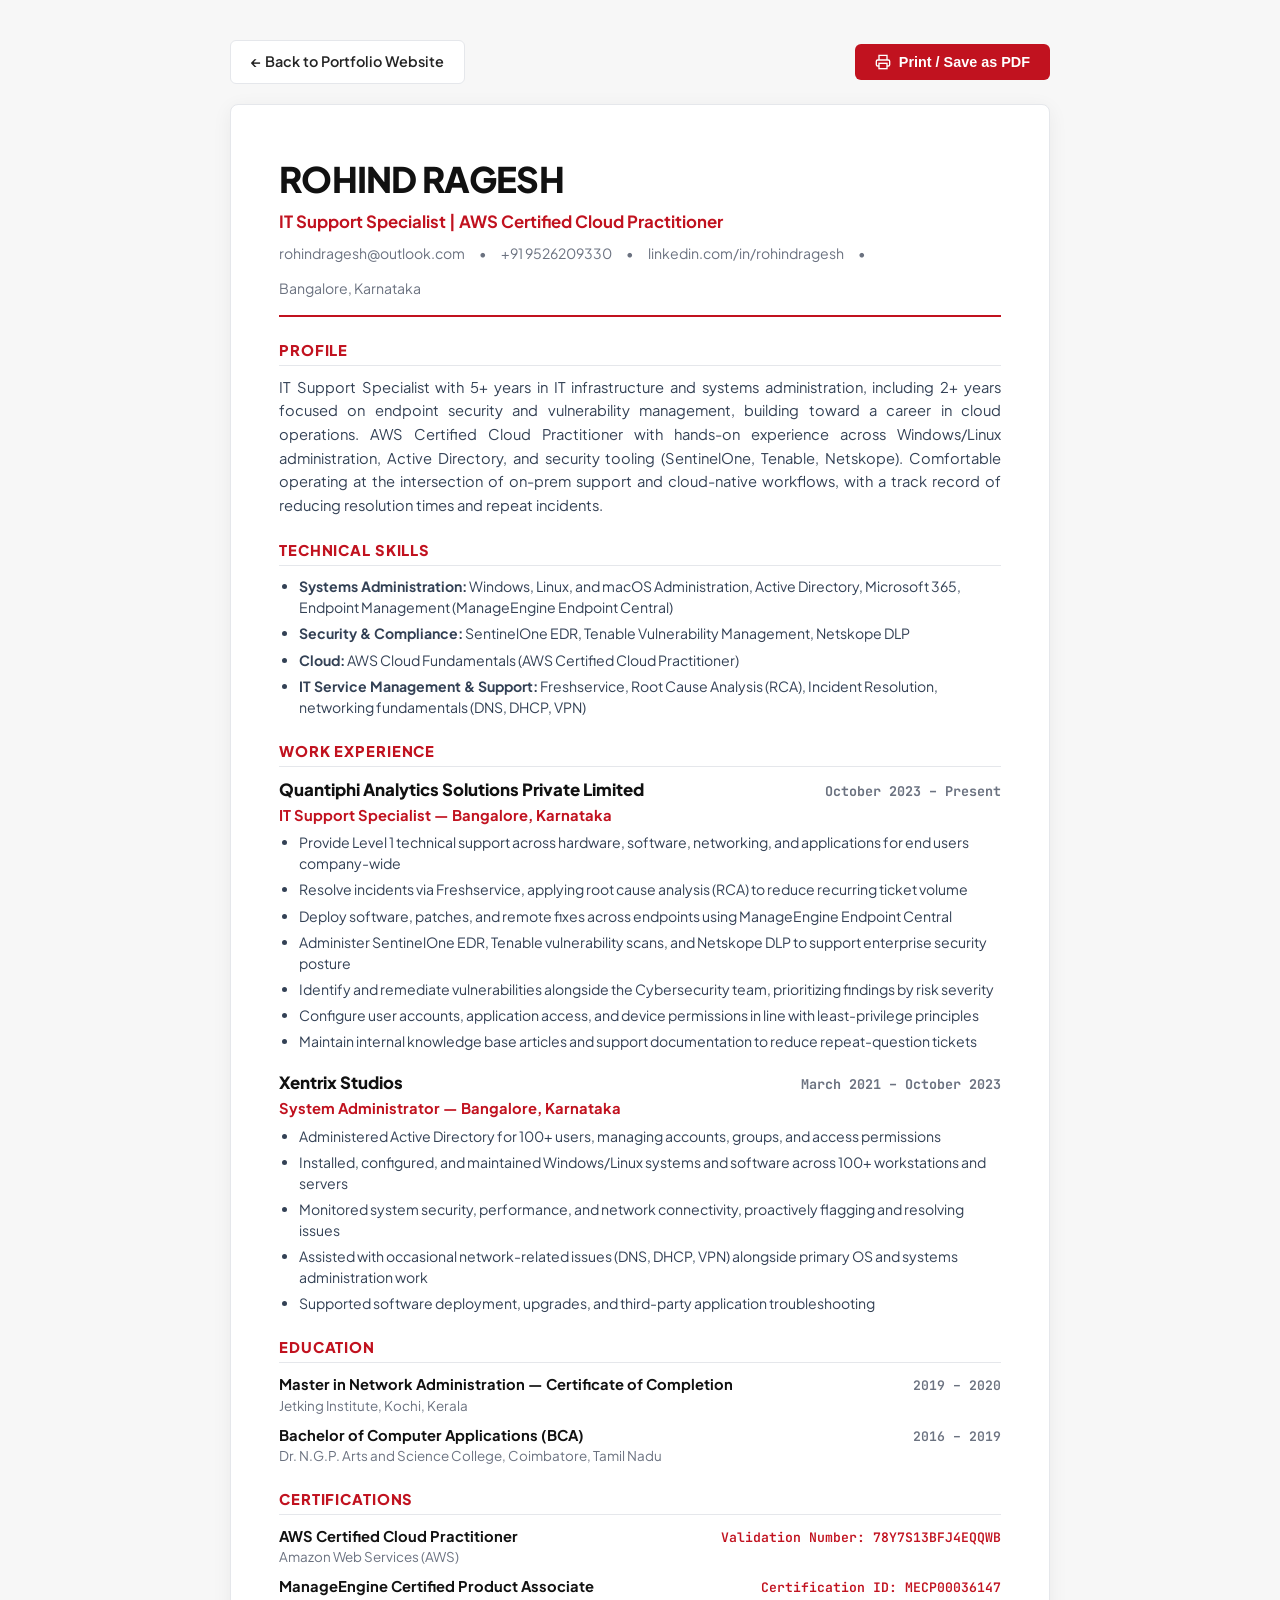
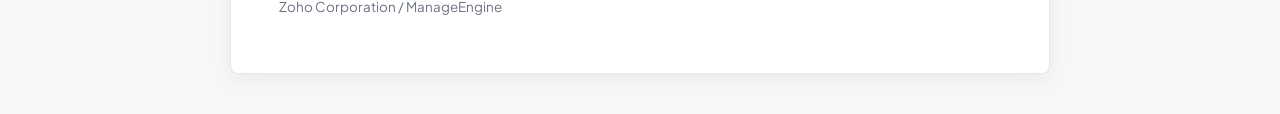
<file: resume.html>
<!DOCTYPE html>
<html lang="en">
<head>
  <meta charset="UTF-8">
  <meta name="viewport" content="width=device-width, initial-scale=1.0">
  <title>Rohind Ragesh - Resume | IT Support Specialist & AWS Cloud Practitioner</title>
  <link rel="preconnect" href="https://fonts.googleapis.com">
  <link rel="preconnect" href="https://fonts.gstatic.com" crossorigin>
  <link href="https://fonts.googleapis.com/css2?family=Plus+Jakarta+Sans:wght@400;500;600;700;800&family=JetBrains+Mono:wght@400;600;700&display=swap" rel="stylesheet">

  <style>
    :root {
      --primary: #111111;
      --accent: #c1121f;
      --accent-hover: #e63946;
      --text: #242424;
      --text-muted: #6b7280;
      --border: #e5e7eb;
      --bg: #f7f7f7;
    }

    *, *::before, *::after {
      box-sizing: border-box;
      margin: 0;
      padding: 0;
    }

    body {
      font-family: 'Plus Jakarta Sans', -apple-system, BlinkMacSystemFont, 'Segoe UI', Roboto, sans-serif;
      color: var(--text);
      background-color: var(--bg);
      line-height: 1.5;
      padding: 40px 20px;
    }

    .resume-wrapper {
      max-width: 820px;
      margin: 0 auto;
      background: #ffffff;
      padding: 48px;
      box-shadow: 0 4px 20px rgba(0, 0, 0, 0.06);
      border-radius: 8px;
      border: 1px solid var(--border);
    }

    /* Floating Action Bar */
    .action-bar {
      max-width: 820px;
      margin: 0 auto 20px auto;
      display: flex;
      justify-content: space-between;
      align-items: center;
    }

    .btn {
      display: inline-flex;
      align-items: center;
      gap: 8px;
      padding: 10px 20px;
      font-size: 0.9rem;
      font-weight: 600;
      border-radius: 6px;
      cursor: pointer;
      text-decoration: none;
      transition: all 0.2s ease;
      border: none;
    }

    .btn-print {
      background: var(--accent);
      color: #ffffff;
    }

    .btn-print:hover {
      background: var(--accent-hover);
    }

    .btn-back {
      background: #ffffff;
      color: var(--text);
      border: 1px solid var(--border);
    }

    .btn-back:hover {
      background: #f1f5f9;
      color: var(--accent);
    }

    /* Header */
    .header {
      border-bottom: 2px solid var(--accent);
      padding-bottom: 16px;
      margin-bottom: 22px;
    }

    .candidate-name {
      font-size: 2.2rem;
      font-weight: 800;
      color: var(--primary);
      letter-spacing: -0.02em;
    }

    .candidate-title {
      font-size: 1.05rem;
      color: var(--accent);
      font-weight: 700;
      margin: 4px 0 8px;
    }

    .contact-row {
      display: flex;
      flex-wrap: wrap;
      gap: 14px;
      font-size: 0.88rem;
      color: var(--text-muted);
    }

    .contact-row a {
      color: inherit;
      text-decoration: none;
    }

    .contact-row a:hover {
      color: var(--accent);
    }

    /* Section Headings */
    .section-title {
      font-size: 0.92rem;
      font-weight: 800;
      color: var(--accent);
      text-transform: uppercase;
      letter-spacing: 0.06em;
      border-bottom: 1px solid var(--border);
      padding-bottom: 4px;
      margin: 22px 0 10px;
    }

    p {
      font-size: 0.92rem;
      color: #334155;
      text-align: justify;
      line-height: 1.6;
    }

    .bullet-list {
      list-style-type: disc;
      padding-left: 20px;
      display: flex;
      flex-direction: column;
      gap: 5px;
      font-size: 0.88rem;
      color: #334155;
    }

    .job-item {
      margin-bottom: 18px;
    }

    .job-header {
      display: flex;
      justify-content: space-between;
      align-items: baseline;
      margin-bottom: 2px;
    }

    .job-company {
      font-size: 1.05rem;
      font-weight: 800;
      color: var(--primary);
    }

    .job-dates {
      font-family: 'JetBrains Mono', monospace;
      font-size: 0.84rem;
      font-weight: 700;
      color: var(--text-muted);
    }

    .job-role {
      font-size: 0.92rem;
      font-weight: 700;
      color: var(--accent);
      margin-bottom: 6px;
    }

    .edu-item {
      display: flex;
      justify-content: space-between;
      align-items: baseline;
      margin-bottom: 8px;
    }

    .edu-name {
      font-weight: 700;
      color: var(--primary);
      font-size: 0.92rem;
    }

    .edu-inst {
      font-size: 0.84rem;
      color: var(--text-muted);
    }

    .edu-year {
      font-family: 'JetBrains Mono', monospace;
      font-size: 0.82rem;
      color: var(--text-muted);
      font-weight: 600;
    }

    /* Mobile Responsiveness */
    @media (max-width: 768px) {
      body {
        padding: 16px 12px;
      }
      .action-bar {
        flex-direction: column;
        gap: 10px;
        align-items: stretch;
        margin-bottom: 16px;
      }
      .btn {
        justify-content: center;
        width: 100%;
        padding: 12px 18px;
      }
      .resume-wrapper {
        padding: 24px 18px;
        border-radius: 6px;
      }
      .candidate-name {
        font-size: 1.8rem;
      }
      .candidate-title {
        font-size: 0.95rem;
      }
      .contact-row {
        gap: 8px 12px;
        font-size: 0.82rem;
      }
      .job-header, .edu-item {
        flex-direction: column;
        align-items: flex-start;
        gap: 2px;
      }
      .job-dates, .edu-year {
        font-size: 0.78rem;
        margin-bottom: 2px;
      }
      p, .bullet-list {
        text-align: left;
        font-size: 0.86rem;
      }
    }

    @media (max-width: 480px) {
      body {
        padding: 10px 8px;
      }
      .resume-wrapper {
        padding: 18px 12px;
      }
      .candidate-name {
        font-size: 1.55rem;
      }
      .contact-row {
        flex-direction: column;
        gap: 4px;
      }
      .contact-row span:nth-child(even) {
        display: none;
      }
    }

    /* Print Optimization */
    @media print {
      body {
        background: #ffffff;
        padding: 0;
      }
      .action-bar {
        display: none !important;
      }
      .resume-wrapper {
        border: none;
        box-shadow: none;
        padding: 0;
        max-width: 100%;
      }
    }
  </style>
</head>
<body>

  <!-- Top Action Bar -->
  <div class="action-bar">
    <a href="index.html" class="btn btn-back">
      ← Back to Portfolio Website
    </a>
    <button onclick="window.print()" class="btn btn-print">
      <svg width="16" height="16" viewBox="0 0 24 24" fill="none" stroke="currentColor" stroke-width="2"><polyline points="6 9 6 2 18 2 18 9"></polyline><path d="M6 18H4a2 2 0 0 1-2-2v-5a2 2 0 0 1 2-2h16a2 2 0 0 1 2 2v5a2 2 0 0 1-2 2h-2"></path><rect x="6" y="14" width="12" height="8"></rect></svg>
      Print / Save as PDF
    </button>
  </div>

  <!-- Main Resume Document -->
  <main class="resume-wrapper">
    <header class="header">
      <h1 class="candidate-name">ROHIND RAGESH</h1>
      <div class="candidate-title">IT Support Specialist | AWS Certified Cloud Practitioner</div>
      <div class="contact-row">
        <span><a href="mailto:rohindragesh@outlook.com">rohindragesh@outlook.com</a></span>
        <span>•</span>
        <span><a href="tel:+919526209330">+91 9526209330</a></span>
        <span>•</span>
        <span><a href="https://linkedin.com/in/rohindragesh" target="_blank">linkedin.com/in/rohindragesh</a></span>
        <span>•</span>
        <span>Bangalore, Karnataka</span>
      </div>
    </header>

    <!-- Profile -->
    <section>
      <h2 class="section-title">PROFILE</h2>
      <p>
        IT Support Specialist with 5+ years in IT infrastructure and systems administration, including 2+ years focused on endpoint security and vulnerability management, building toward a career in cloud operations. AWS Certified Cloud Practitioner with hands-on experience across Windows/Linux administration, Active Directory, and security tooling (SentinelOne, Tenable, Netskope). Comfortable operating at the intersection of on-prem support and cloud-native workflows, with a track record of reducing resolution times and repeat incidents.
      </p>
    </section>

    <!-- Technical Skills -->
    <section>
      <h2 class="section-title">TECHNICAL SKILLS</h2>
      <ul class="bullet-list">
        <li><strong>Systems Administration:</strong> Windows, Linux, and macOS Administration, Active Directory, Microsoft 365, Endpoint Management (ManageEngine Endpoint Central)</li>
        <li><strong>Security &amp; Compliance:</strong> SentinelOne EDR, Tenable Vulnerability Management, Netskope DLP</li>
        <li><strong>Cloud:</strong> AWS Cloud Fundamentals (AWS Certified Cloud Practitioner)</li>
        <li><strong>IT Service Management &amp; Support:</strong> Freshservice, Root Cause Analysis (RCA), Incident Resolution, networking fundamentals (DNS, DHCP, VPN)</li>
      </ul>
    </section>

    <!-- Work Experience (Exact Dates) -->
    <section>
      <h2 class="section-title">WORK EXPERIENCE</h2>

      <!-- Quantiphi -->
      <div class="job-item">
        <div class="job-header">
          <span class="job-company">Quantiphi Analytics Solutions Private Limited</span>
          <span class="job-dates">October 2023 – Present</span>
        </div>
        <div class="job-role">IT Support Specialist — Bangalore, Karnataka</div>
        <ul class="bullet-list">
          <li>Provide Level 1 technical support across hardware, software, networking, and applications for end users company-wide</li>
          <li>Resolve incidents via Freshservice, applying root cause analysis (RCA) to reduce recurring ticket volume</li>
          <li>Deploy software, patches, and remote fixes across endpoints using ManageEngine Endpoint Central</li>
          <li>Administer SentinelOne EDR, Tenable vulnerability scans, and Netskope DLP to support enterprise security posture</li>
          <li>Identify and remediate vulnerabilities alongside the Cybersecurity team, prioritizing findings by risk severity</li>
          <li>Configure user accounts, application access, and device permissions in line with least-privilege principles</li>
          <li>Maintain internal knowledge base articles and support documentation to reduce repeat-question tickets</li>
        </ul>
      </div>

      <!-- Xentrix Studios -->
      <div class="job-item">
        <div class="job-header">
          <span class="job-company">Xentrix Studios</span>
          <span class="job-dates">March 2021 – October 2023</span>
        </div>
        <div class="job-role">System Administrator — Bangalore, Karnataka</div>
        <ul class="bullet-list">
          <li>Administered Active Directory for 100+ users, managing accounts, groups, and access permissions</li>
          <li>Installed, configured, and maintained Windows/Linux systems and software across 100+ workstations and servers</li>
          <li>Monitored system security, performance, and network connectivity, proactively flagging and resolving issues</li>
          <li>Assisted with occasional network-related issues (DNS, DHCP, VPN) alongside primary OS and systems administration work</li>
          <li>Supported software deployment, upgrades, and third-party application troubleshooting</li>
        </ul>
      </div>
    </section>

    <!-- Education (Exact Dates) -->
    <section>
      <h2 class="section-title">EDUCATION</h2>
      <div class="edu-item">
        <div>
          <div class="edu-name">Master in Network Administration — Certificate of Completion</div>
          <div class="edu-inst">Jetking Institute, Kochi, Kerala</div>
        </div>
        <div class="edu-year">2019 – 2020</div>
      </div>

      <div class="edu-item">
        <div>
          <div class="edu-name">Bachelor of Computer Applications (BCA)</div>
          <div class="edu-inst">Dr. N.G.P. Arts and Science College, Coimbatore, Tamil Nadu</div>
        </div>
        <div class="edu-year">2016 – 2019</div>
      </div>
    </section>

    <!-- Certifications (Exact Validation Codes) -->
    <section>
      <h2 class="section-title">CERTIFICATIONS</h2>
      <div class="edu-item">
        <div>
          <div class="edu-name">AWS Certified Cloud Practitioner</div>
          <div class="edu-inst">Amazon Web Services (AWS)</div>
        </div>
        <div class="edu-year" style="color: var(--accent);">Validation Number: 78Y7S13BFJ4EQQWB</div>
      </div>

      <div class="edu-item">
        <div>
          <div class="edu-name">ManageEngine Certified Product Associate</div>
          <div class="edu-inst">Zoho Corporation / ManageEngine</div>
        </div>
        <div class="edu-year" style="color: var(--accent);">Certification ID: MECP00036147</div>
      </div>
    </section>
  </main>

</body>
</html>
</file>
<file: styles.css>
/* ==========================================================================
   ROHIND RAGESH - MODERN ENTERPRISE IT & CLOUD PORTFOLIO
   Design System: Clean White Background & Modern Tech Visuals
   Typography: Outfit (Headings) + Plus Jakarta Sans (Body) + JetBrains Mono (Tech)
   ========================================================================== */

@import url('https://fonts.googleapis.com/css2?family=Outfit:wght@400;500;600;700;800;900&family=Plus+Jakarta+Sans:wght@400;500;600;700;800&family=JetBrains+Mono:wght@400;500;600;700&display=swap');

/* --- Modern Clean White Theme Tokens --- */
:root {
  /* Brand Accents */
  --primary: #4f46e5;
  --primary-hover: #4338ca;
  --primary-gradient: linear-gradient(135deg, #4f46e5 0%, #06b6d4 100%);
  --primary-glow: rgba(79, 70, 229, 0.18);
  
  --secondary: #06b6d4;
  --secondary-soft: rgba(6, 182, 212, 0.08);
  
  --accent-red: #e11d48;
  --accent-green: #10b981;
  --accent-green-bg: rgba(16, 185, 129, 0.08);
  --accent-amber: #f59e0b;
  --accent-purple: #8b5cf6;

  /* Surfaces & Backgrounds - PURE WHITE & SUBTLE LIGHT GRAY */
  --bg-main: #ffffff;
  --bg-secondary: #f8fafc;
  --bg-subtle: #f1f5f9;
  --bg-card: #ffffff;
  --bg-card-hover: #ffffff;
  --bg-card-border: #e2e8f0;
  --bg-card-border-hover: #6366f1;
  --bg-glass: rgba(255, 255, 255, 0.92);
  
  /* High-Contrast Typography */
  --text-dark: #0f172a;
  --text-white: #0f172a; /* Main headings in dark slate on white */
  --text-primary: #1e293b;
  --text-secondary: #475569;
  --text-muted: #64748b;

  /* Shadows */
  --shadow-xs: 0 1px 3px rgba(0, 0, 0, 0.04);
  --shadow-sm: 0 4px 14px rgba(0, 0, 0, 0.05);
  --shadow-md: 0 10px 30px rgba(0, 0, 0, 0.07);
  --shadow-lg: 0 20px 48px rgba(0, 0, 0, 0.09);
  --shadow-glow: 0 12px 32px rgba(79, 70, 229, 0.16);

  /* Typography */
  --font-heading: 'Outfit', -apple-system, BlinkMacSystemFont, sans-serif;
  --font-body: 'Plus Jakarta Sans', -apple-system, BlinkMacSystemFont, sans-serif;
  --font-mono: 'JetBrains Mono', Consolas, monospace;

  /* Layout */
  --max-w: 1240px;
  --nav-h: 76px;
  --radius-xs: 6px;
  --radius-sm: 10px;
  --radius-md: 16px;
  --radius-lg: 24px;
  --radius-full: 9999px;

  /* Transitions */
  --trans-fast: 0.18s cubic-bezier(0.16, 1, 0.3, 1);
  --trans-normal: 0.28s cubic-bezier(0.16, 1, 0.3, 1);
  --trans-smooth: 0.45s cubic-bezier(0.16, 1, 0.3, 1);
}

/* --- Base & Reset --- */
*, *::before, *::after {
  box-sizing: border-box;
  margin: 0;
  padding: 0;
}

html {
  font-family: var(--font-body);
  font-size: 16px;
  line-height: 1.6;
  color: var(--text-primary);
  background-color: var(--bg-main);
  scroll-behavior: smooth;
  scroll-padding-top: calc(var(--nav-h) + 20px);
  -webkit-font-smoothing: antialiased;
}

body {
  min-height: 100vh;
  position: relative;
  overflow-x: hidden;
  background-color: var(--bg-main);
  background-image: 
    radial-gradient(circle at 10% 15%, rgba(79, 70, 229, 0.04) 0%, transparent 40%),
    radial-gradient(circle at 90% 65%, rgba(6, 182, 212, 0.04) 0%, transparent 40%);
  background-attachment: fixed;
}

/* Typography Hierarchy */
h1, h2, h3, h4, h5, h6 {
  font-family: var(--font-heading);
  color: var(--text-dark);
  font-weight: 700;
  line-height: 1.2;
  letter-spacing: -0.02em;
}

p {
  color: var(--text-secondary);
  line-height: 1.65;
}

a {
  color: inherit;
  text-decoration: none;
  transition: all var(--trans-fast);
}

ul, ol {
  list-style: none;
}

button {
  font-family: inherit;
  cursor: pointer;
  border: none;
  outline: none;
}

/* --- Global Layout Helpers --- */
.container {
  width: 100%;
  max-width: var(--max-w);
  margin-left: auto;
  margin-right: auto;
  padding-left: 24px;
  padding-right: 24px;
  position: relative;
}

.section {
  padding: 96px 0;
  position: relative;
}

.section-subtle {
  background-color: var(--bg-secondary);
  border-top: 1px solid var(--bg-card-border);
  border-bottom: 1px solid var(--bg-card-border);
}

.section-header {
  margin-bottom: 56px;
  text-align: center;
}

.badge-tag {
  display: inline-flex;
  align-items: center;
  gap: 8px;
  padding: 6px 16px;
  border-radius: var(--radius-full);
  background: rgba(79, 70, 229, 0.08);
  border: 1px solid rgba(79, 70, 229, 0.2);
  color: var(--primary);
  font-size: 0.8rem;
  font-weight: 700;
  text-transform: uppercase;
  letter-spacing: 0.08em;
  margin-bottom: 16px;
}

.badge-tag.cyan {
  background: rgba(6, 182, 212, 0.08);
  border-color: rgba(6, 182, 212, 0.25);
  color: #0284c7;
}

.badge-tag.green {
  background: var(--accent-green-bg);
  border-color: rgba(16, 185, 129, 0.25);
  color: #059669;
}

.section-title {
  font-size: clamp(2.2rem, 3.8vw, 3.2rem);
  font-weight: 800;
  color: var(--text-dark);
  line-height: 1.15;
  margin-bottom: 16px;
}

.section-title .gradient-text {
  background: var(--primary-gradient);
  -webkit-background-clip: text;
  -webkit-text-fill-color: transparent;
}

.section-desc {
  font-size: 1.1rem;
  color: var(--text-secondary);
  max-width: 660px;
  margin-left: auto;
  margin-right: auto;
  line-height: 1.6;
}

/* --- High-Impact Buttons --- */
.btn {
  display: inline-flex;
  align-items: center;
  justify-content: center;
  gap: 10px;
  padding: 14px 28px;
  font-size: 0.95rem;
  font-weight: 700;
  border-radius: var(--radius-sm);
  transition: all var(--trans-normal);
  cursor: pointer;
  white-space: nowrap;
}

.btn-primary {
  background: var(--primary-gradient);
  color: #ffffff;
  box-shadow: 0 4px 16px rgba(79, 70, 229, 0.28);
}

.btn-primary:hover {
  transform: translateY(-2px);
  box-shadow: 0 8px 24px rgba(79, 70, 229, 0.38);
  color: #ffffff;
}

.btn-secondary {
  background: #ffffff;
  color: var(--text-dark);
  border: 1px solid var(--bg-card-border);
  box-shadow: var(--shadow-xs);
}

.btn-secondary:hover {
  background: #f8fafc;
  border-color: #cbd5e1;
  color: var(--primary);
  transform: translateY(-2px);
  box-shadow: var(--shadow-sm);
}

.btn-pill {
  border-radius: var(--radius-full);
}

/* --- Glass / Crisp Card --- */
.card-glass {
  background: var(--bg-card);
  border: 1px solid var(--bg-card-border);
  border-radius: var(--radius-md);
  padding: 32px;
  box-shadow: var(--shadow-sm);
  transition: all var(--trans-smooth);
  position: relative;
  overflow: hidden;
}

.card-glass:hover {
  border-color: var(--bg-card-border-hover);
  box-shadow: var(--shadow-glow), var(--shadow-md);
  transform: translateY(-4px);
}

/* Status Indicator Dot */
.status-pill {
  display: inline-flex;
  align-items: center;
  gap: 8px;
  padding: 6px 16px;
  border-radius: var(--radius-full);
  background: rgba(16, 185, 129, 0.08);
  border: 1px solid rgba(16, 185, 129, 0.25);
  color: #065f46;
  font-size: 0.82rem;
  font-weight: 700;
}

.pulse-circle {
  width: 8px;
  height: 8px;
  border-radius: 50%;
  background-color: var(--accent-green);
  box-shadow: 0 0 10px rgba(16, 185, 129, 0.5);
  animation: pulse-ring 2s infinite;
}

@keyframes pulse-ring {
  0%, 100% { transform: scale(1); opacity: 1; }
  50% { transform: scale(1.35); opacity: 0.6; }
}

/* ==========================================================================
   NAVIGATION BAR (Frosted White, Crisp Shadow)
   ========================================================================== */
.site-nav {
  position: sticky;
  top: 14px;
  margin: 0 20px;
  z-index: 1000;
  transition: all var(--trans-normal);
}

.nav-inner {
  max-width: var(--max-w);
  margin: 0 auto;
  background: var(--bg-glass);
  backdrop-filter: blur(20px);
  -webkit-backdrop-filter: blur(20px);
  border: 1px solid var(--bg-card-border);
  border-radius: var(--radius-md);
  padding: 12px 24px;
  display: flex;
  align-items: center;
  justify-content: space-between;
  box-shadow: 0 10px 30px rgba(0, 0, 0, 0.06);
}

.brand-wrap {
  display: flex;
  align-items: center;
  gap: 12px;
}

.brand-badge {
  width: 42px;
  height: 42px;
  border-radius: var(--radius-sm);
  background: var(--primary-gradient);
  display: flex;
  align-items: center;
  justify-content: center;
  color: #ffffff;
  font-family: var(--font-heading);
  font-weight: 900;
  font-size: 1.25rem;
  box-shadow: 0 4px 14px rgba(79, 70, 229, 0.3);
}

.brand-text {
  display: flex;
  flex-direction: column;
}

.brand-name {
  font-size: 1.05rem;
  font-weight: 800;
  color: var(--text-dark);
  letter-spacing: -0.02em;
}

.brand-sub {
  font-size: 0.72rem;
  font-weight: 700;
  color: var(--primary);
  letter-spacing: 0.05em;
  text-transform: uppercase;
}

.nav-menu {
  display: flex;
  align-items: center;
  gap: 28px;
}

.nav-link {
  font-size: 0.92rem;
  font-weight: 600;
  color: var(--text-secondary);
  transition: color var(--trans-fast);
  position: relative;
  padding: 4px 0;
}

.nav-link:hover, .nav-link.active {
  color: var(--primary);
}

.nav-link::after {
  content: '';
  position: absolute;
  bottom: -2px;
  left: 0;
  width: 0;
  height: 2px;
  background: var(--primary-gradient);
  transition: width var(--trans-normal);
  border-radius: 2px;
}

.nav-link:hover::after, .nav-link.active::after {
  width: 100%;
}

.nav-actions {
  display: flex;
  align-items: center;
  gap: 12px;
}

.btn-nav {
  padding: 10px 20px;
  font-size: 0.85rem;
}

.mobile-toggle {
  display: none;
  background: transparent;
  color: var(--text-dark);
  padding: 8px;
  border-radius: var(--radius-xs);
  cursor: pointer;
  align-items: center;
  justify-content: center;
  transition: all var(--trans-fast);
}

.mobile-toggle:hover {
  background: var(--bg-secondary);
}

.mobile-toggle .icon-close {
  display: none;
}

.mobile-toggle.is-open .icon-hamburger {
  display: none;
}

.mobile-toggle.is-open .icon-close {
  display: block;
}

.mobile-nav-backdrop {
  position: fixed;
  inset: 0;
  background: rgba(15, 23, 42, 0.45);
  backdrop-filter: blur(4px);
  -webkit-backdrop-filter: blur(4px);
  z-index: 990;
  opacity: 0;
  pointer-events: none;
  transition: opacity var(--trans-normal);
}

.mobile-nav-backdrop.active {
  opacity: 1;
  pointer-events: auto;
}

.mobile-nav-cta {
  display: none;
}

body.menu-locked {
  overflow: hidden;
}

/* ==========================================================================
   HERO SECTION
   ========================================================================== */
.hero-section {
  padding: 60px 0 100px;
  min-height: calc(100vh - 120px);
  display: flex;
  align-items: center;
  background: var(--bg-main);
}

.hero-grid {
  display: grid;
  grid-template-columns: 1.15fr 0.95fr;
  gap: 56px;
  align-items: center;
}

.hero-left {
  display: flex;
  flex-direction: column;
  gap: 24px;
}

.hero-title {
  font-size: clamp(2.8rem, 5vw, 4.2rem);
  font-weight: 900;
  line-height: 1.1;
  letter-spacing: -0.03em;
  color: var(--text-dark);
}

.hero-title .gradient-word {
  background: var(--primary-gradient);
  -webkit-background-clip: text;
  -webkit-text-fill-color: transparent;
}

.hero-subtitle {
  font-family: var(--font-mono);
  font-size: 1.05rem;
  font-weight: 600;
  color: var(--primary);
  display: flex;
  align-items: center;
  gap: 8px;
}

.hero-bio {
  font-size: 1.12rem;
  line-height: 1.7;
  color: var(--text-secondary);
  max-width: 580px;
}

.hero-bio strong {
  color: var(--text-dark);
  font-weight: 600;
}

.hero-btn-row {
  display: flex;
  align-items: center;
  gap: 16px;
  flex-wrap: wrap;
  margin-top: 6px;
}

/* Quick KPI Row in Hero */
.hero-stats-band {
  display: grid;
  grid-template-columns: repeat(4, 1fr);
  gap: 16px;
  margin-top: 28px;
  padding-top: 28px;
  border-top: 1px solid var(--bg-card-border);
}

.hero-stat-box {
  display: flex;
  flex-direction: column;
}

.hero-stat-num {
  font-family: var(--font-heading);
  font-size: 2.1rem;
  font-weight: 900;
  color: var(--text-dark);
  line-height: 1;
}

.hero-stat-num .plus {
  color: var(--primary);
}

.hero-stat-lbl {
  font-size: 0.76rem;
  font-weight: 700;
  color: var(--text-muted);
  text-transform: uppercase;
  letter-spacing: 0.05em;
  margin-top: 6px;
}

/* Hero Right: Interactive Dashboard Mockup */
.hero-right {
  position: relative;
}

.interactive-mockup {
  background: #ffffff;
  border: 1px solid var(--bg-card-border);
  border-radius: var(--radius-lg);
  box-shadow: 0 20px 48px rgba(0, 0, 0, 0.08);
  overflow: hidden;
  transition: transform var(--trans-smooth);
}

.interactive-mockup:hover {
  transform: translateY(-4px);
  box-shadow: 0 24px 60px rgba(0, 0, 0, 0.12);
}

.mockup-header {
  background: var(--bg-secondary);
  padding: 14px 20px;
  display: flex;
  align-items: center;
  justify-content: space-between;
  border-bottom: 1px solid var(--bg-card-border);
}

.mockup-dots {
  display: flex;
  gap: 6px;
}

.dot-m {
  width: 10px;
  height: 10px;
  border-radius: 50%;
}
.dot-m.r { background: #ef4444; }
.dot-m.y { background: #f59e0b; }
.dot-m.g { background: #10b981; }

.mockup-tabs {
  display: flex;
  gap: 6px;
}

.m-tab-btn {
  background: transparent;
  border: 1px solid transparent;
  font-family: var(--font-mono);
  font-size: 0.75rem;
  color: var(--text-muted);
  padding: 4px 10px;
  border-radius: var(--radius-xs);
  cursor: pointer;
  transition: all var(--trans-fast);
}

.m-tab-btn.active {
  background: rgba(79, 70, 229, 0.1);
  border-color: rgba(79, 70, 229, 0.2);
  color: var(--primary);
  font-weight: 700;
}

.mockup-body {
  padding: 24px;
  display: flex;
  flex-direction: column;
  gap: 18px;
  background: #ffffff;
}

/* Mockup Metric Tiles */
.mockup-tiles {
  display: grid;
  grid-template-columns: repeat(2, 1fr);
  gap: 12px;
}

.m-tile {
  background: var(--bg-secondary);
  border: 1px solid var(--bg-card-border);
  border-radius: var(--radius-sm);
  padding: 14px;
  display: flex;
  flex-direction: column;
  gap: 4px;
}

.m-tile-lbl {
  font-size: 0.72rem;
  font-weight: 700;
  text-transform: uppercase;
  color: var(--text-muted);
}

.m-tile-val {
  font-family: var(--font-mono);
  font-size: 1.15rem;
  font-weight: 800;
  color: var(--text-dark);
  display: flex;
  align-items: center;
  justify-content: space-between;
}

.m-tile-val.green { color: #059669; }
.m-tile-val.cyan { color: var(--primary); }

/* Live Incident Feed in Mockup */
.mockup-feed {
  background: #0f172a;
  border-radius: var(--radius-sm);
  padding: 16px;
  font-family: var(--font-mono);
  font-size: 0.75rem;
  color: #cbd5e1;
}

.mockup-feed-item {
  display: flex;
  justify-content: space-between;
  align-items: center;
  padding: 6px 0;
  border-bottom: 1px solid rgba(255, 255, 255, 0.08);
}
.mockup-feed-item:last-child {
  border-bottom: none;
}

.feed-name {
  color: #cbd5e1;
}

.feed-status {
  color: #34d399;
  font-weight: 700;
}

/* ==========================================================================
   VISUAL TECH ARSENAL (Interactive Icon Tiles on White)
   ========================================================================== */
.tech-grid {
  display: grid;
  grid-template-columns: repeat(auto-fill, minmax(280px, 1fr));
  gap: 20px;
}

.tech-card {
  background: var(--bg-card);
  border: 1px solid var(--bg-card-border);
  border-radius: var(--radius-md);
  padding: 24px;
  display: flex;
  align-items: flex-start;
  gap: 16px;
  box-shadow: var(--shadow-xs);
  transition: all var(--trans-smooth);
}

.tech-card:hover {
  border-color: var(--primary);
  transform: translateY(-3px);
  box-shadow: var(--shadow-sm);
}

.tech-icon-box {
  width: 48px;
  height: 48px;
  border-radius: var(--radius-sm);
  background: rgba(79, 70, 229, 0.08);
  border: 1px solid rgba(79, 70, 229, 0.2);
  display: flex;
  align-items: center;
  justify-content: center;
  color: var(--primary);
  flex-shrink: 0;
}

.tech-icon-box.green {
  background: rgba(16, 185, 129, 0.08);
  border-color: rgba(16, 185, 129, 0.2);
  color: var(--accent-green);
}

.tech-icon-box.cyan {
  background: rgba(6, 182, 212, 0.08);
  border-color: rgba(6, 182, 212, 0.2);
  color: #0284c7;
}

.tech-icon-box.amber {
  background: rgba(245, 158, 11, 0.08);
  border-color: rgba(245, 158, 11, 0.2);
  color: #d97706;
}

.tech-card-content {
  display: flex;
  flex-direction: column;
  gap: 4px;
}

.tech-card-title {
  font-size: 1.05rem;
  font-weight: 700;
  color: var(--text-dark);
}

.tech-card-desc {
  font-size: 0.88rem;
  color: var(--text-secondary);
  line-height: 1.5;
}

/* ==========================================================================
   WORK EXPERIENCE: INTERACTIVE FLIGHT LOG
   ========================================================================== */
.experience-wrap {
  display: flex;
  flex-direction: column;
  gap: 32px;
}

.exp-block {
  background: var(--bg-card);
  border: 1px solid var(--bg-card-border);
  border-radius: var(--radius-lg);
  padding: 36px;
  box-shadow: var(--shadow-sm);
  position: relative;
  transition: all var(--trans-smooth);
}

.exp-block:hover {
  border-color: var(--primary);
  box-shadow: var(--shadow-md);
}

.exp-header {
  display: flex;
  justify-content: space-between;
  align-items: flex-start;
  margin-bottom: 20px;
  flex-wrap: wrap;
  gap: 16px;
}

.exp-role-title {
  font-size: 1.4rem;
  font-weight: 800;
  color: var(--text-dark);
}

.exp-company-name {
  font-size: 1.05rem;
  font-weight: 700;
  color: var(--primary);
  margin-top: 4px;
}

.exp-time-badge {
  font-family: var(--font-mono);
  font-size: 0.85rem;
  font-weight: 700;
  color: var(--text-dark);
  background: var(--bg-secondary);
  border: 1px solid var(--bg-card-border);
  padding: 6px 14px;
  border-radius: var(--radius-sm);
}

.exp-highlights-list {
  display: grid;
  grid-template-columns: repeat(auto-fit, minmax(320px, 1fr));
  gap: 14px;
  margin: 20px 0;
}

.exp-item {
  display: flex;
  align-items: flex-start;
  gap: 12px;
  background: var(--bg-secondary);
  border: 1px solid var(--bg-card-border);
  border-radius: var(--radius-sm);
  padding: 14px;
  font-size: 0.92rem;
  line-height: 1.6;
}

.exp-bullet-dot {
  width: 8px;
  height: 8px;
  border-radius: 50%;
  background: var(--primary);
  flex-shrink: 0;
  margin-top: 8px;
}

.exp-tags-row {
  display: flex;
  flex-wrap: wrap;
  gap: 8px;
  margin-top: 18px;
  padding-top: 18px;
  border-top: 1px solid var(--bg-card-border);
}

.exp-tag {
  font-size: 0.78rem;
  font-weight: 600;
  font-family: var(--font-mono);
  padding: 4px 12px;
  border-radius: var(--radius-full);
  background: var(--bg-secondary);
  border: 1px solid var(--bg-card-border);
  color: var(--text-secondary);
}

/* ==========================================================================
   INTERACTIVE TROUBLESHOOTING SIMULATOR
   ========================================================================== */
.troubleshoot-container {
  background: var(--bg-card);
  border: 1px solid var(--bg-card-border);
  border-radius: var(--radius-lg);
  padding: 36px;
  box-shadow: var(--shadow-sm);
}

.scenario-tabs {
  display: flex;
  gap: 12px;
  overflow-x: auto;
  border-bottom: 1px solid var(--bg-card-border);
  padding-bottom: 20px;
  margin-bottom: 28px;
}

.s-tab {
  display: flex;
  align-items: center;
  gap: 10px;
  padding: 12px 20px;
  border-radius: var(--radius-sm);
  background: var(--bg-secondary);
  border: 1px solid var(--bg-card-border);
  color: var(--text-secondary);
  font-size: 0.88rem;
  font-weight: 700;
  cursor: pointer;
  white-space: nowrap;
  transition: all var(--trans-fast);
}

.s-tab.active {
  background: var(--primary-gradient);
  border-color: transparent;
  color: #ffffff;
  box-shadow: 0 4px 16px rgba(79, 70, 229, 0.28);
}

.workflow-pipeline {
  display: grid;
  grid-template-columns: repeat(4, 1fr);
  gap: 16px;
  margin-bottom: 28px;
}

.workflow-step {
  background: var(--bg-secondary);
  border: 1px solid var(--bg-card-border);
  border-radius: var(--radius-sm);
  padding: 16px;
  display: flex;
  flex-direction: column;
  gap: 4px;
  cursor: pointer;
  transition: all var(--trans-normal);
}

.workflow-step.active {
  border-color: var(--primary);
  background: rgba(79, 70, 229, 0.05);
  box-shadow: 0 4px 14px rgba(79, 70, 229, 0.12);
}

.wf-step-idx {
  font-family: var(--font-mono);
  font-size: 0.72rem;
  font-weight: 700;
  color: var(--primary);
}

.wf-step-title {
  font-size: 0.92rem;
  font-weight: 700;
  color: var(--text-dark);
}

.terminal-log-view {
  background: #0f172a;
  border-radius: var(--radius-sm);
  padding: 24px;
  font-family: var(--font-mono);
  font-size: 0.82rem;
  line-height: 1.65;
  color: #cbd5e1;
}

/* ==========================================================================
   CERTIFICATIONS & ACCREDITATIONS
   ========================================================================== */
.certs-grid {
  display: grid;
  grid-template-columns: repeat(2, 1fr);
  gap: 24px;
}

.cert-box {
  background: var(--bg-card);
  border: 1px solid var(--bg-card-border);
  border-radius: var(--radius-lg);
  padding: 32px;
  display: flex;
  gap: 20px;
  align-items: flex-start;
  box-shadow: var(--shadow-sm);
  transition: all var(--trans-smooth);
}

.cert-box:hover {
  border-color: var(--primary);
  transform: translateY(-4px);
  box-shadow: var(--shadow-md);
}

.cert-logo-box {
  width: 60px;
  height: 60px;
  border-radius: var(--radius-md);
  background: var(--bg-secondary);
  border: 1px solid var(--bg-card-border);
  display: flex;
  align-items: center;
  justify-content: center;
  color: var(--primary);
  flex-shrink: 0;
}

.cert-info {
  display: flex;
  flex-direction: column;
  gap: 6px;
}

.cert-title {
  font-size: 1.25rem;
  font-weight: 800;
  color: var(--text-dark);
}

.cert-issuer {
  font-size: 0.95rem;
  font-weight: 600;
  color: var(--primary);
}

.cert-code-tag {
  font-family: var(--font-mono);
  font-size: 0.82rem;
  color: var(--text-dark);
  background: var(--bg-secondary);
  padding: 6px 12px;
  border-radius: var(--radius-xs);
  display: inline-block;
  margin-top: 6px;
  border: 1px solid var(--bg-card-border);
}

.education-grid {
  display: grid;
  grid-template-columns: repeat(auto-fit, minmax(min(100%, 320px), 1fr));
  gap: 20px;
  margin-top: 28px;
}

/* ==========================================================================
   CONTACT SECTION ("Let's Connect")
   ========================================================================== */
.contact-grid {
  display: grid;
  grid-template-columns: 1fr 1.3fr;
  gap: 40px;
}

.contact-card-list {
  display: flex;
  flex-direction: column;
  gap: 16px;
}

.contact-card {
  background: var(--bg-card);
  border: 1px solid var(--bg-card-border);
  border-radius: var(--radius-md);
  padding: 20px;
  display: flex;
  align-items: center;
  gap: 16px;
  box-shadow: var(--shadow-xs);
  transition: all var(--trans-normal);
}

.contact-card:hover {
  border-color: var(--primary);
  transform: translateY(-2px);
  box-shadow: var(--shadow-sm);
}

.contact-icon-box {
  width: 46px;
  height: 46px;
  border-radius: var(--radius-sm);
  background: rgba(79, 70, 229, 0.08);
  border: 1px solid rgba(79, 70, 229, 0.2);
  display: flex;
  align-items: center;
  justify-content: center;
  color: var(--primary);
  flex-shrink: 0;
}

.contact-data {
  display: flex;
  flex-direction: column;
  gap: 2px;
  flex: 1;
}

.contact-label {
  font-size: 0.72rem;
  font-weight: 700;
  text-transform: uppercase;
  color: var(--text-muted);
}

.contact-val {
  font-size: 0.98rem;
  font-weight: 700;
  color: var(--text-dark);
}

.btn-copy-chip {
  background: var(--bg-secondary);
  border: 1px solid var(--bg-card-border);
  color: var(--text-secondary);
  border-radius: var(--radius-xs);
  padding: 6px 12px;
  font-size: 0.75rem;
  font-weight: 700;
  cursor: pointer;
  transition: all var(--trans-fast);
}

.btn-copy-chip:hover {
  background: rgba(79, 70, 229, 0.1);
  border-color: var(--primary);
  color: var(--primary);
}

/* Contact Form */
.contact-form-box {
  background: var(--bg-card);
  border: 1px solid var(--bg-card-border);
  border-radius: var(--radius-lg);
  padding: 36px;
  box-shadow: var(--shadow-sm);
}

.form-group {
  display: flex;
  flex-direction: column;
  gap: 8px;
  margin-bottom: 20px;
}

.form-label {
  font-size: 0.82rem;
  font-weight: 700;
  text-transform: uppercase;
  letter-spacing: 0.05em;
  color: var(--text-dark);
}

.form-input {
  background: #ffffff;
  border: 1px solid var(--bg-card-border);
  border-radius: var(--radius-sm);
  padding: 13px 16px;
  color: var(--text-dark);
  font-size: 0.95rem;
  outline: none;
  transition: all var(--trans-fast);
}

.form-input:focus {
  border-color: var(--primary);
  box-shadow: 0 0 0 3px var(--primary-glow);
}

.form-row {
  display: grid;
  grid-template-columns: 1fr 1fr;
  gap: 16px;
}

/* ==========================================================================
   RESUME MODAL (White Theme)
   ========================================================================== */
.modal-overlay {
  position: fixed;
  top: 0;
  left: 0;
  right: 0;
  bottom: 0;
  background: rgba(15, 23, 42, 0.65);
  backdrop-filter: blur(8px);
  -webkit-backdrop-filter: blur(8px);
  z-index: 2000;
  display: flex;
  align-items: center;
  justify-content: center;
  padding: 24px;
  opacity: 0;
  pointer-events: none;
  transition: opacity var(--trans-normal);
}

.modal-overlay.active {
  opacity: 1;
  pointer-events: auto;
}

.modal-card {
  background: #ffffff;
  border: 1px solid var(--bg-card-border);
  border-radius: var(--radius-lg);
  width: 100%;
  max-width: 860px;
  max-height: 90vh;
  overflow-y: auto;
  box-shadow: var(--shadow-lg);
  display: flex;
  flex-direction: column;
}

.modal-header {
  padding: 20px 28px;
  border-bottom: 1px solid var(--bg-card-border);
  display: flex;
  align-items: center;
  justify-content: space-between;
  background: #ffffff;
  position: sticky;
  top: 0;
  z-index: 10;
}

.modal-body {
  padding: 32px;
}

/* ==========================================================================
   SITE FOOTER (Clean Light)
   ========================================================================== */
.site-footer {
  border-top: 1px solid var(--bg-card-border);
  background: var(--bg-secondary);
  padding: 60px 0 32px;
}

.footer-top {
  display: flex;
  justify-content: space-between;
  align-items: center;
  padding-bottom: 32px;
  border-bottom: 1px solid var(--bg-card-border);
  flex-wrap: wrap;
  gap: 20px;
}

.footer-bottom {
  display: flex;
  justify-content: space-between;
  align-items: center;
  margin-top: 24px;
  font-size: 0.82rem;
  color: var(--text-muted);
  flex-wrap: wrap;
  gap: 12px;
}

/* ==========================================================================
   RESPONSIVE DESIGN (Multi-Tier Breakpoint Architecture)
   ========================================================================== */

/* --- TABLETS & SMALL LAPTOPS (<= 1024px) --- */
@media (max-width: 1024px) {
  .hero-grid {
    grid-template-columns: 1fr;
    gap: 48px;
  }
  .hero-left {
    max-width: 760px;
  }
  .certs-grid {
    grid-template-columns: 1fr;
  }
  .contact-grid {
    grid-template-columns: 1fr;
    gap: 36px;
  }
  .workflow-pipeline {
    grid-template-columns: repeat(2, 1fr);
  }
}

/* --- MOBILE PHONES & PORTRAIT TABLETS (<= 768px) --- */
@media (max-width: 768px) {
  :root {
    --nav-h: 64px;
  }

  /* Layout & Container */
  .container {
    padding-left: 16px;
    padding-right: 16px;
  }

  .section {
    padding: 60px 0;
  }

  .section-header {
    margin-bottom: 36px;
  }

  .section-title {
    font-size: clamp(1.85rem, 6vw, 2.4rem);
  }

  .section-desc {
    font-size: 0.98rem;
    line-height: 1.55;
  }

  /* Navigation Bar */
  .site-nav {
    margin: 0 10px;
    top: 10px;
  }

  .nav-inner {
    padding: 8px 14px;
    height: 60px;
  }

  .brand-sub {
    display: none;
  }

  .brand-name {
    font-size: 0.95rem;
  }

  .nav-actions .btn-nav {
    display: none;
  }

  .mobile-toggle {
    display: flex;
  }

  .nav-menu {
    position: fixed;
    top: 76px;
    left: 10px;
    right: 10px;
    max-height: calc(100vh - 90px);
    overflow-y: auto;
    background: #ffffff;
    border: 1px solid var(--bg-card-border);
    border-radius: var(--radius-md);
    padding: 18px;
    flex-direction: column;
    align-items: stretch;
    gap: 4px;
    box-shadow: 0 20px 50px rgba(15, 23, 42, 0.16);
    display: flex;
    opacity: 0;
    pointer-events: none;
    transform: translateY(-8px) scale(0.98);
    transition: all var(--trans-normal);
    z-index: 1001;
  }

  .nav-menu.mobile-open {
    opacity: 1;
    pointer-events: auto;
    transform: translateY(0) scale(1);
  }

  .nav-link {
    padding: 12px 14px;
    font-size: 0.98rem;
    border-radius: var(--radius-xs);
    display: flex;
    align-items: center;
    width: 100%;
  }

  .nav-link:hover, 
  .nav-link.active {
    background: rgba(79, 70, 229, 0.08);
    color: var(--primary);
  }

  .nav-link::after {
    display: none;
  }

  .mobile-nav-cta {
    display: flex;
    flex-direction: column;
    gap: 10px;
    margin-top: 10px;
    padding-top: 16px;
    border-top: 1px solid var(--bg-card-border);
    width: 100%;
  }

  .mobile-nav-cta .btn {
    width: 100%;
    justify-content: center;
    padding: 12px 18px;
    font-size: 0.92rem;
  }

  /* Hero Section */
  .hero-section {
    padding: 90px 0 50px;
    min-height: auto;
  }

  .hero-left {
    gap: 20px;
  }

  .status-pill {
    font-size: 0.76rem;
    padding: 5px 12px;
    line-height: 1.35;
    max-width: 100%;
    white-space: normal;
  }

  .hero-title {
    font-size: clamp(2.1rem, 7vw, 2.9rem);
  }

  .hero-subtitle {
    font-size: 0.85rem;
    flex-wrap: wrap;
    gap: 6px;
  }

  .hero-bio {
    font-size: 0.98rem;
    line-height: 1.6;
  }

  .hero-stats-band {
    grid-template-columns: repeat(2, 1fr);
    gap: 12px;
    margin-top: 20px;
    padding-top: 20px;
  }

  .hero-stat-box {
    background: var(--bg-secondary);
    padding: 12px 14px;
    border-radius: var(--radius-sm);
    border: 1px solid var(--bg-card-border);
  }

  .hero-stat-num {
    font-size: 1.7rem;
  }

  .hero-stat-lbl {
    font-size: 0.68rem;
  }

  /* Interactive Mockup */
  .interactive-mockup {
    max-width: 100%;
  }

  .mockup-header {
    padding: 12px 16px;
  }

  .mockup-tabs {
    gap: 4px;
    overflow-x: auto;
    -webkit-overflow-scrolling: touch;
    scrollbar-width: none;
  }

  .mockup-tabs::-webkit-scrollbar {
    display: none;
  }

  .m-tab-btn {
    padding: 4px 8px;
    font-size: 0.72rem;
    white-space: nowrap;
  }

  .mockup-body {
    padding: 16px;
    gap: 14px;
  }

  .mockup-feed {
    padding: 12px;
    font-size: 0.74rem;
  }

  /* Tech Grid */
  .tech-grid {
    grid-template-columns: repeat(auto-fill, minmax(min(100%, 260px), 1fr));
    gap: 14px;
  }

  .tech-card {
    padding: 18px;
    gap: 14px;
  }

  /* Work Experience */
  .experience-wrap {
    gap: 20px;
  }

  .exp-block {
    padding: 24px 18px;
    border-radius: var(--radius-md);
  }

  .exp-header {
    flex-direction: column;
    align-items: flex-start;
    gap: 8px;
    margin-bottom: 14px;
  }

  .exp-role-title {
    font-size: 1.25rem;
  }

  .exp-company-name {
    font-size: 0.95rem;
  }

  .exp-time-badge {
    font-size: 0.76rem;
    padding: 4px 10px;
  }

  .exp-highlights-list {
    grid-template-columns: 1fr;
    gap: 10px;
    margin: 14px 0;
  }

  .exp-item {
    padding: 12px;
    font-size: 0.88rem;
  }

  .exp-tags-row {
    gap: 6px;
    margin-top: 14px;
    padding-top: 14px;
  }

  .exp-tag {
    font-size: 0.72rem;
    padding: 3px 8px;
  }

  /* Incident Lab */
  .troubleshoot-container {
    padding: 20px 16px;
    border-radius: var(--radius-md);
  }

  .scenario-tabs {
    gap: 8px;
    padding-bottom: 12px;
    margin-bottom: 20px;
    scrollbar-width: thin;
  }

  .s-tab {
    padding: 10px 14px;
    font-size: 0.82rem;
  }

  .workflow-pipeline {
    grid-template-columns: 1fr;
    gap: 10px;
    margin-bottom: 20px;
  }

  .workflow-step {
    padding: 12px 14px;
  }

  .terminal-log-view {
    padding: 16px 14px;
    font-size: 0.75rem;
    max-height: 380px;
    overflow-y: auto;
    overflow-x: auto;
  }

  #wf-log-content {
    font-size: 0.75rem;
    white-space: pre-wrap;
    word-break: break-word;
  }

  /* Certifications & Education */
  .certs-grid {
    grid-template-columns: 1fr;
    gap: 16px;
  }

  .cert-box {
    padding: 22px 18px;
    gap: 16px;
    border-radius: var(--radius-md);
  }

  .education-grid {
    grid-template-columns: 1fr;
    gap: 14px;
  }

  .card-glass {
    padding: 22px 18px;
  }

  /* Contact Section */
  .contact-card-list {
    gap: 12px;
  }

  .contact-card {
    padding: 16px;
    border-radius: var(--radius-sm);
  }

  .contact-form-box {
    padding: 24px 18px;
    border-radius: var(--radius-md);
  }

  .form-row {
    grid-template-columns: 1fr;
    gap: 14px;
  }

  .form-group {
    margin-bottom: 16px;
  }

  .form-input {
    font-size: 16px; /* Prevents auto-zoom in iOS Safari */
    padding: 12px 14px;
  }

  /* Footer */
  .site-footer {
    padding: 44px 0 24px;
  }

  .footer-top {
    flex-direction: column;
    align-items: flex-start;
    gap: 20px;
  }

  .footer-top > div:last-child {
    flex-wrap: wrap;
    gap: 10px 18px;
    font-size: 0.86rem;
  }

  .footer-bottom {
    flex-direction: column;
    align-items: flex-start;
    gap: 10px;
    font-size: 0.78rem;
  }
}

/* --- SMALL MOBILE PHONES (<= 540px) --- */
@media (max-width: 540px) {
  .hero-btn-row {
    flex-direction: column;
    width: 100%;
    gap: 10px;
  }

  .hero-btn-row .btn,
  .hero-btn-row .btn-pill {
    width: 100%;
    justify-content: center;
  }

  .mockup-tiles {
    grid-template-columns: 1fr 1fr;
    gap: 8px;
  }

  .m-tile {
    padding: 10px 8px;
  }

  .m-tile-lbl {
    font-size: 0.64rem;
  }

  .m-tile-val {
    font-size: 0.85rem;
    flex-wrap: wrap;
    gap: 4px;
  }

  .m-tile-val svg {
    width: 14px;
    height: 14px;
  }

  .mockup-feed-item {
    flex-direction: column;
    align-items: flex-start;
    gap: 2px;
  }

  .cert-box {
    flex-direction: column;
    align-items: flex-start;
    gap: 12px;
  }

  .cert-logo-box {
    width: 48px;
    height: 48px;
  }

  .cert-title {
    font-size: 1.1rem;
  }

  .cert-code-tag {
    font-size: 0.72rem;
    word-break: break-all;
    padding: 4px 8px;
  }

  .contact-card {
    flex-wrap: wrap;
    gap: 10px;
  }

  .contact-data {
    min-width: calc(100% - 60px);
  }

  .contact-val {
    font-size: 0.88rem;
    word-break: break-word;
  }

  .btn-copy-chip {
    align-self: flex-start;
    font-size: 0.72rem;
    padding: 4px 10px;
  }

  /* Resume Modal */
  .modal-overlay {
    padding: 8px 6px;
  }

  .modal-card {
    max-height: 96vh;
    border-radius: var(--radius-sm);
  }

  .modal-header {
    padding: 12px 14px;
    flex-direction: column;
    align-items: flex-start;
    gap: 8px;
  }

  .modal-header h3 {
    font-size: 0.92rem !important;
  }

  .modal-header-actions {
    width: 100%;
    display: flex;
    justify-content: space-between;
    align-items: center;
  }

  .modal-body {
    padding: 16px 12px;
    font-size: 0.84rem;
  }

  .modal-body h1 {
    font-size: 1.45rem !important;
  }
}

/* --- ULTRA-COMPACT PHONES (<= 360px) --- */
@media (max-width: 360px) {
  .hero-stats-band {
    grid-template-columns: 1fr;
  }

  .mockup-tiles {
    grid-template-columns: 1fr;
  }

  .hero-title {
    font-size: 1.85rem;
  }
}
</file>
